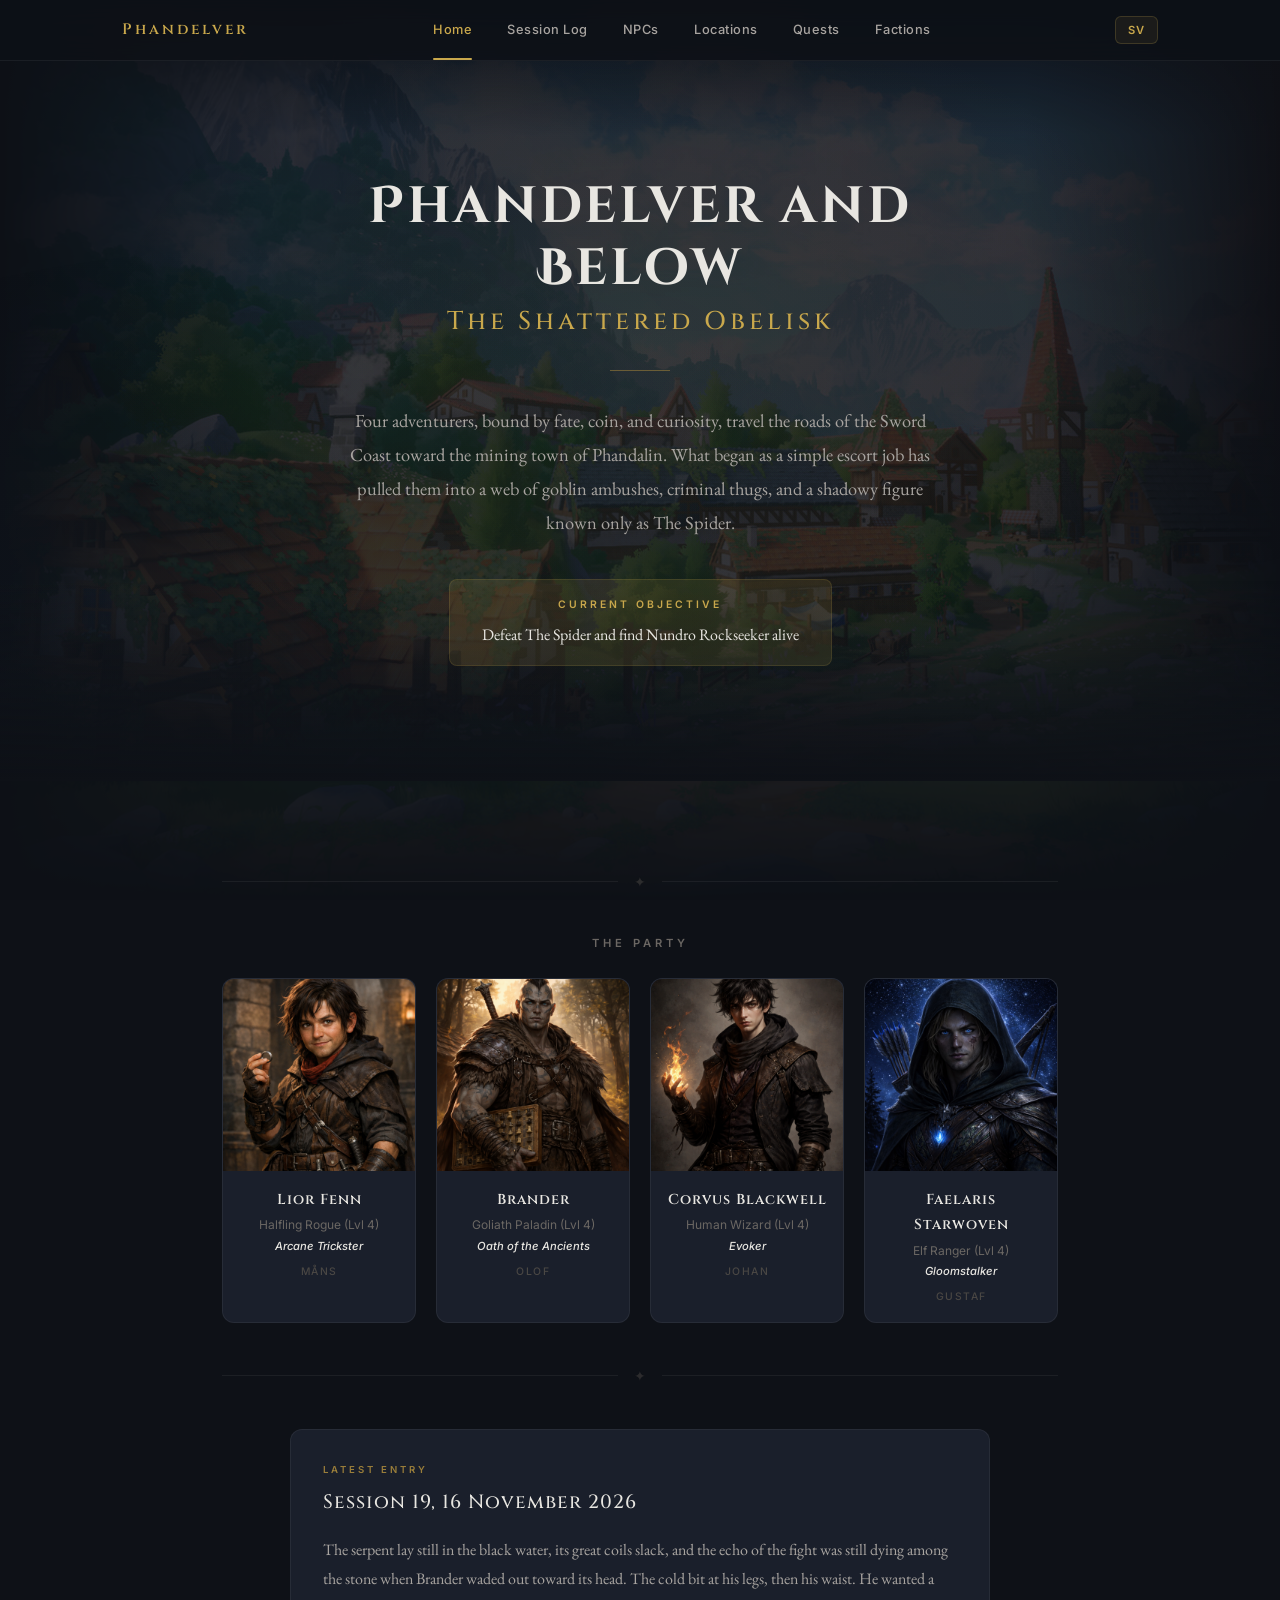
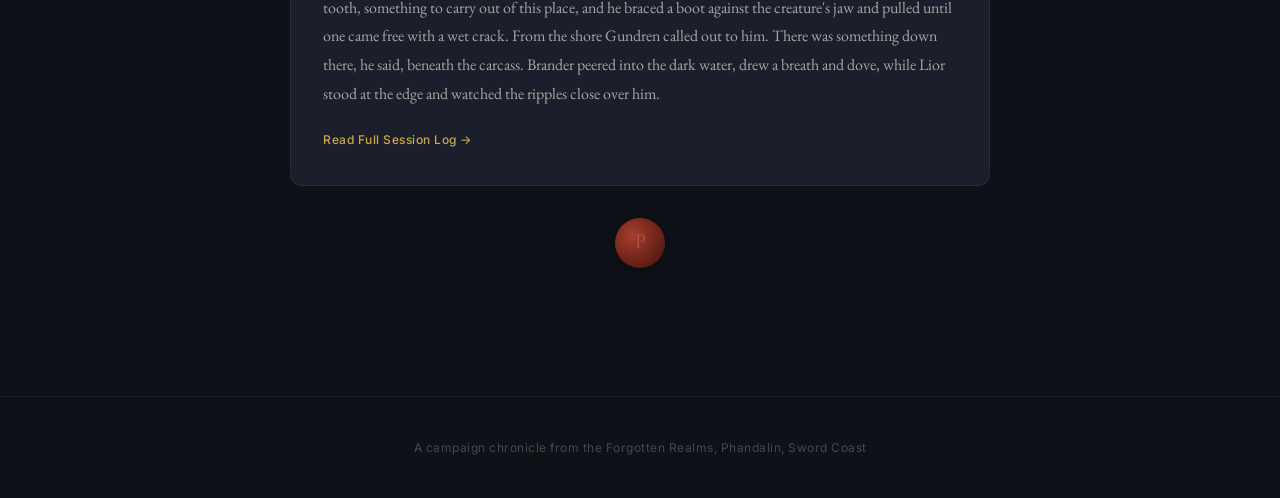
<file: site/index.html>
<!DOCTYPE html>
<html lang="en">
<head>
  <meta charset="UTF-8">
  <meta name="viewport" content="width=device-width, initial-scale=1.0">
  <title>Phandelver and Below: The Shattered Obelisk</title>
  <link rel="stylesheet" href="assets/css/styles.css">
  <link rel="icon" href="data:image/svg+xml,<svg xmlns='http://www.w3.org/2000/svg' viewBox='0 0 100 100'><text y='.9em' font-size='90'>⚔️</text></svg>">
</head>
<body>
  <div class="page-bg"></div>

  <nav class="main-nav">
    <div class="nav-container">
      <a href="index.html" class="nav-brand">Phandelver</a>
      <ul class="nav-links">
        <li><a href="index.html" data-i18n="nav.home">Home</a></li>
        <li><a href="sessions.html" data-i18n="nav.sessions">Session Log</a></li>
        <li><a href="npcs.html" data-i18n="nav.npcs">NPCs</a></li>
        <li><a href="locations.html" data-i18n="nav.locations">Locations</a></li>
        <li><a href="goals.html" data-i18n="nav.quests">Quests</a></li>
        <li><a href="factions.html" data-i18n="nav.factions">Factions</a></li>
      </ul>
      <div class="nav-right">
        <button class="lang-toggle" title="Byt till svenska">SV</button>
        <button class="nav-toggle" aria-label="Menu">☰</button>
      </div>
    </div>
  </nav>

  <section class="hero">
    <div class="hero-content">
      <h1 class="hero-title">
        Phandelver and Below
        <span>The Shattered Obelisk</span>
      </h1>
      <div class="hero-divider"></div>
      <p class="hero-intro" data-i18n="home.intro">
        Four adventurers, bound by fate, coin, and curiosity, travel the roads of the Sword Coast toward the mining town of Phandalin. What began as a simple escort job has pulled them into a web of goblin ambushes, criminal thugs, and a shadowy figure known only as The Spider.
      </p>
      <div class="hero-goal">
        <span class="hero-goal-label" data-i18n="home.objective">Current Objective</span>
        <span id="hero-goal-text" data-i18n="home.objective.text">Find Wave Echo Cave together with Gundren</span>
      </div>
    </div>
  </section>

  <main class="page-wrapper">
    <div class="content-area">

      <div class="divider"><span class="divider-icon">✦</span></div>
      <h2 class="section-title" data-i18n="home.party">The Party</h2>

      <div class="party-grid" id="party-grid"></div>

      <div class="divider"><span class="divider-icon">✦</span></div>

      <div class="latest-session-preview">
        <div class="latest-session-label" data-i18n="home.latest">Latest Entry</div>
        <div class="latest-session-title" id="latest-session-title"></div>
        <div class="latest-session-summary" id="latest-summary"></div>
        <a href="sessions.html" class="btn-link" data-i18n="home.readmore">Read Full Session Log</a>
      </div>

      <div class="wax-seal">P</div>

    </div>
  </main>

  <footer class="main-footer" data-i18n="home.footer">
    A campaign chronicle from the Forgotten Realms, Phandalin, Sword Coast
  </footer>

  <button class="scroll-top" aria-label="Scroll to top">↑</button>

  <script src="assets/js/data.js?v=13"></script>
  <script src="assets/js/i18n.js?v=13"></script>
  <script src="assets/js/app.js?v=13"></script>
  <script>
    campaignReady.then(() => {
      const partyGrid = document.getElementById('party-grid');
      CAMPAIGN.party.forEach(pc => {
        const card = document.createElement('div');
        card.className = 'party-card fade-in';
        card.innerHTML = `
          <div class="party-portrait">
            <img src="${pc.image}" alt="${pc.name}">
          </div>
          <div class="party-card-info">
            <div class="card-name">${pc.name}</div>
            <div class="card-detail">${pc.race} ${pc.class} (Lvl ${pc.level})</div>
            ${pc.subclass ? `<div class="card-subclass">${pc.subclass}</div>` : ''}
            <div class="card-player">${pc.player}</div>
          </div>`;
        partyGrid.appendChild(card);
      });

      function renderLatestSummary() {
        const latest = CAMPAIGN.sessions[CAMPAIGN.sessions.length - 1];
        document.getElementById('latest-session-title').textContent =
          `${latest.title}, ${latest.date}`;
        const st = getSessionText(latest.id);
        const recapText = (st && st.recap) || latest.what;
        const firstParagraph = recapText.split(/\n+/)[0];
        document.getElementById('latest-summary').innerHTML =
          `<p>${firstParagraph}</p>`;
      }
      renderLatestSummary();
      window.addEventListener('langchange', renderLatestSummary);
    });
  </script>
</body>
</html>
</file>
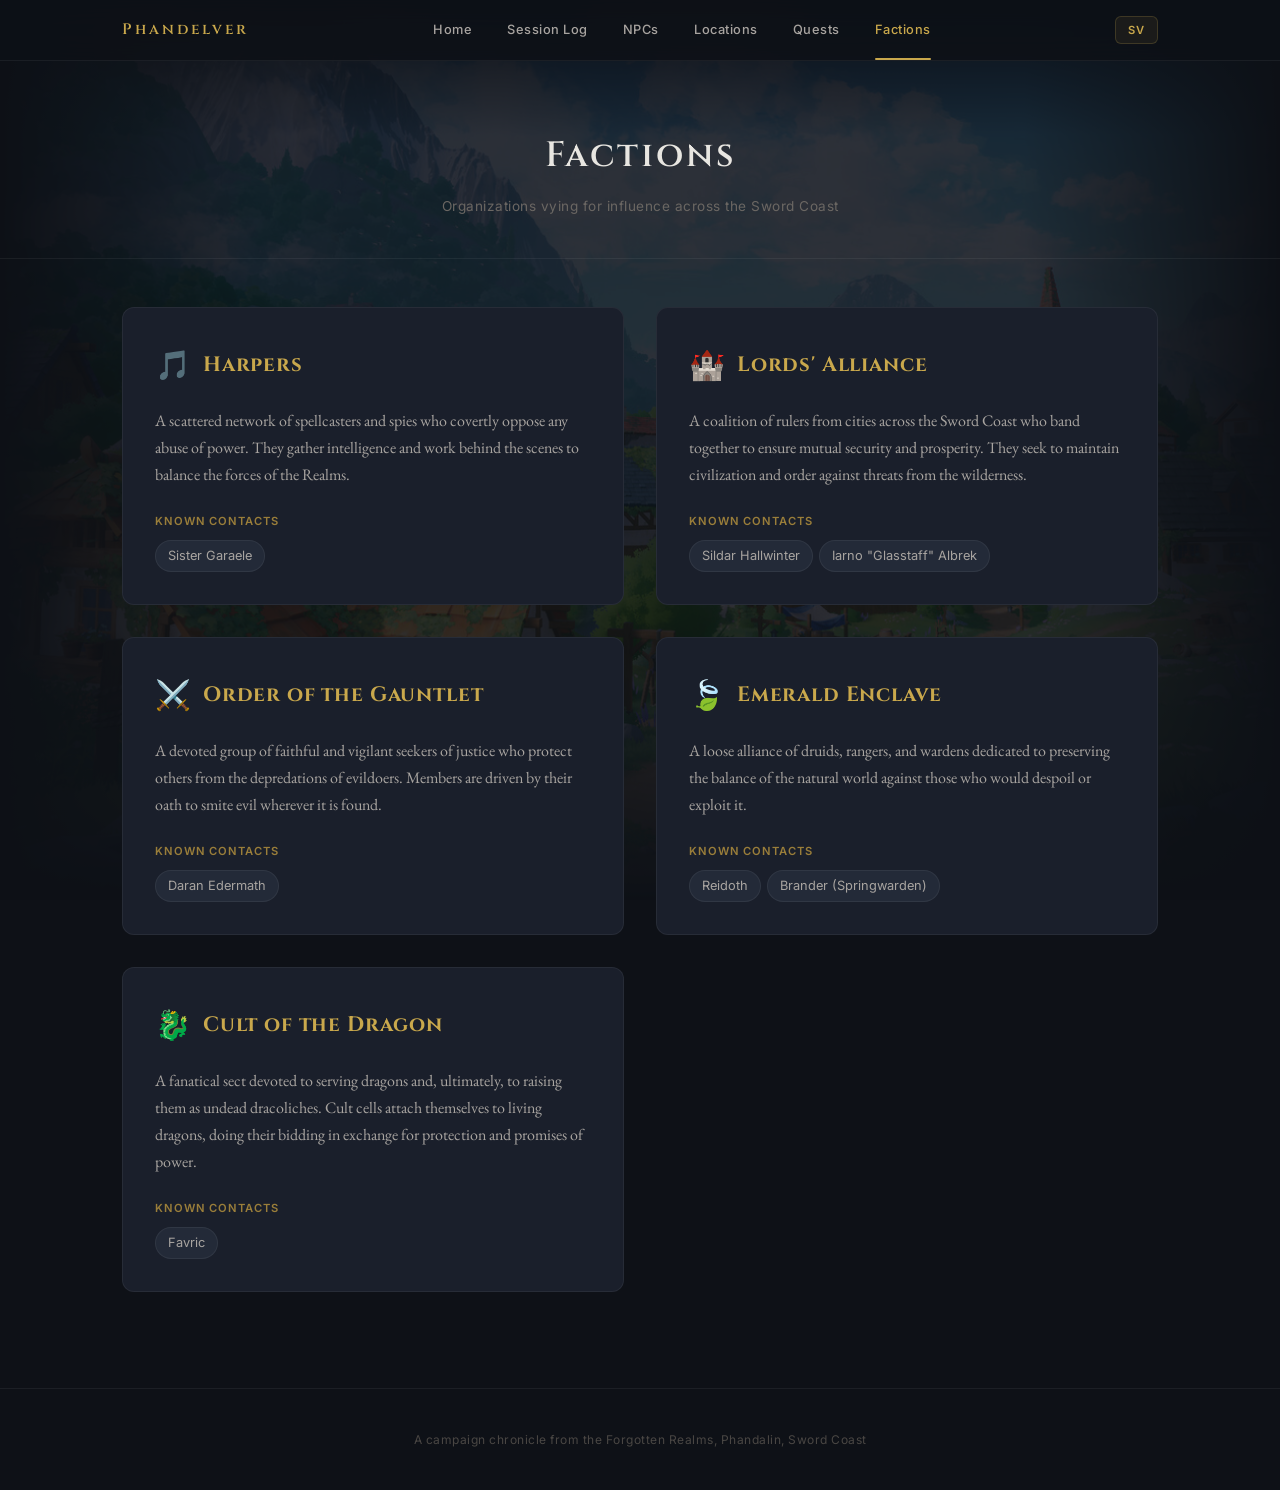
<file: site/factions.html>
<!DOCTYPE html>
<html lang="en">
<head>
  <meta charset="UTF-8">
  <meta name="viewport" content="width=device-width, initial-scale=1.0">
  <title>Factions: Phandelver and Below</title>
  <link rel="stylesheet" href="assets/css/styles.css">
  <link rel="icon" href="data:image/svg+xml,<svg xmlns='http://www.w3.org/2000/svg' viewBox='0 0 100 100'><text y='.9em' font-size='90'>🏛️</text></svg>">
</head>
<body>
  <div class="page-bg"></div>

  <nav class="main-nav">
    <div class="nav-container">
      <a href="index.html" class="nav-brand">Phandelver</a>
      <ul class="nav-links">
        <li><a href="index.html" data-i18n="nav.home">Home</a></li>
        <li><a href="sessions.html" data-i18n="nav.sessions">Session Log</a></li>
        <li><a href="npcs.html" data-i18n="nav.npcs">NPCs</a></li>
        <li><a href="locations.html" data-i18n="nav.locations">Locations</a></li>
        <li><a href="goals.html" data-i18n="nav.quests">Quests</a></li>
        <li><a href="factions.html" data-i18n="nav.factions">Factions</a></li>
      </ul>
      <div class="nav-right">
        <button class="lang-toggle" title="Byt till svenska">SV</button>
        <button class="nav-toggle" aria-label="Menu">☰</button>
      </div>
    </div>
  </nav>

  <main class="page-wrapper">
    <div class="page-header">
      <h1 class="page-title" data-i18n="factions.title">Factions</h1>
      <p class="page-subtitle" data-i18n="factions.subtitle">Organizations vying for influence across the Sword Coast</p>
    </div>

    <div class="content-area wide">
      <div class="faction-grid" id="faction-grid"></div>
    </div>
  </main>

  <footer class="main-footer" data-i18n="home.footer">A campaign chronicle from the Forgotten Realms, Phandalin, Sword Coast</footer>
  <button class="scroll-top" aria-label="Scroll to top">↑</button>

  <script src="assets/js/data.js?v=13"></script>
  <script src="assets/js/i18n.js?v=13"></script>
  <script src="assets/js/app.js?v=13"></script>
  <script>
    function renderFactions() {
      const grid = document.getElementById('faction-grid');
      grid.innerHTML = '';
      const lang = getLang();
      const contactsLabel = t('factions.contacts');

      CAMPAIGN.factions.forEach(f => {
        const desc = lang === 'sv' ? f.descriptionSv : f.description;
        const card = document.createElement('div');
        card.className = 'faction-card fade-in';
        card.innerHTML = `
          <div class="faction-header">
            <span class="faction-icon">${f.icon}</span>
            <h2 class="faction-name">${f.name}</h2>
          </div>
          <p class="faction-description">${desc}</p>
          ${f.contacts.length ? `
          <div class="faction-section">
            <div class="faction-label">${contactsLabel}</div>
            <div class="faction-tags">
              ${f.contacts.map(c => `<span class="faction-contact-tag">${c}</span>`).join('')}
            </div>
          </div>` : ''}`;
        grid.appendChild(card);
      });
    }

    campaignReady.then(() => {
      renderFactions();
      window.addEventListener('langchange', renderFactions);
    });
  </script>
</body>
</html>
</file>
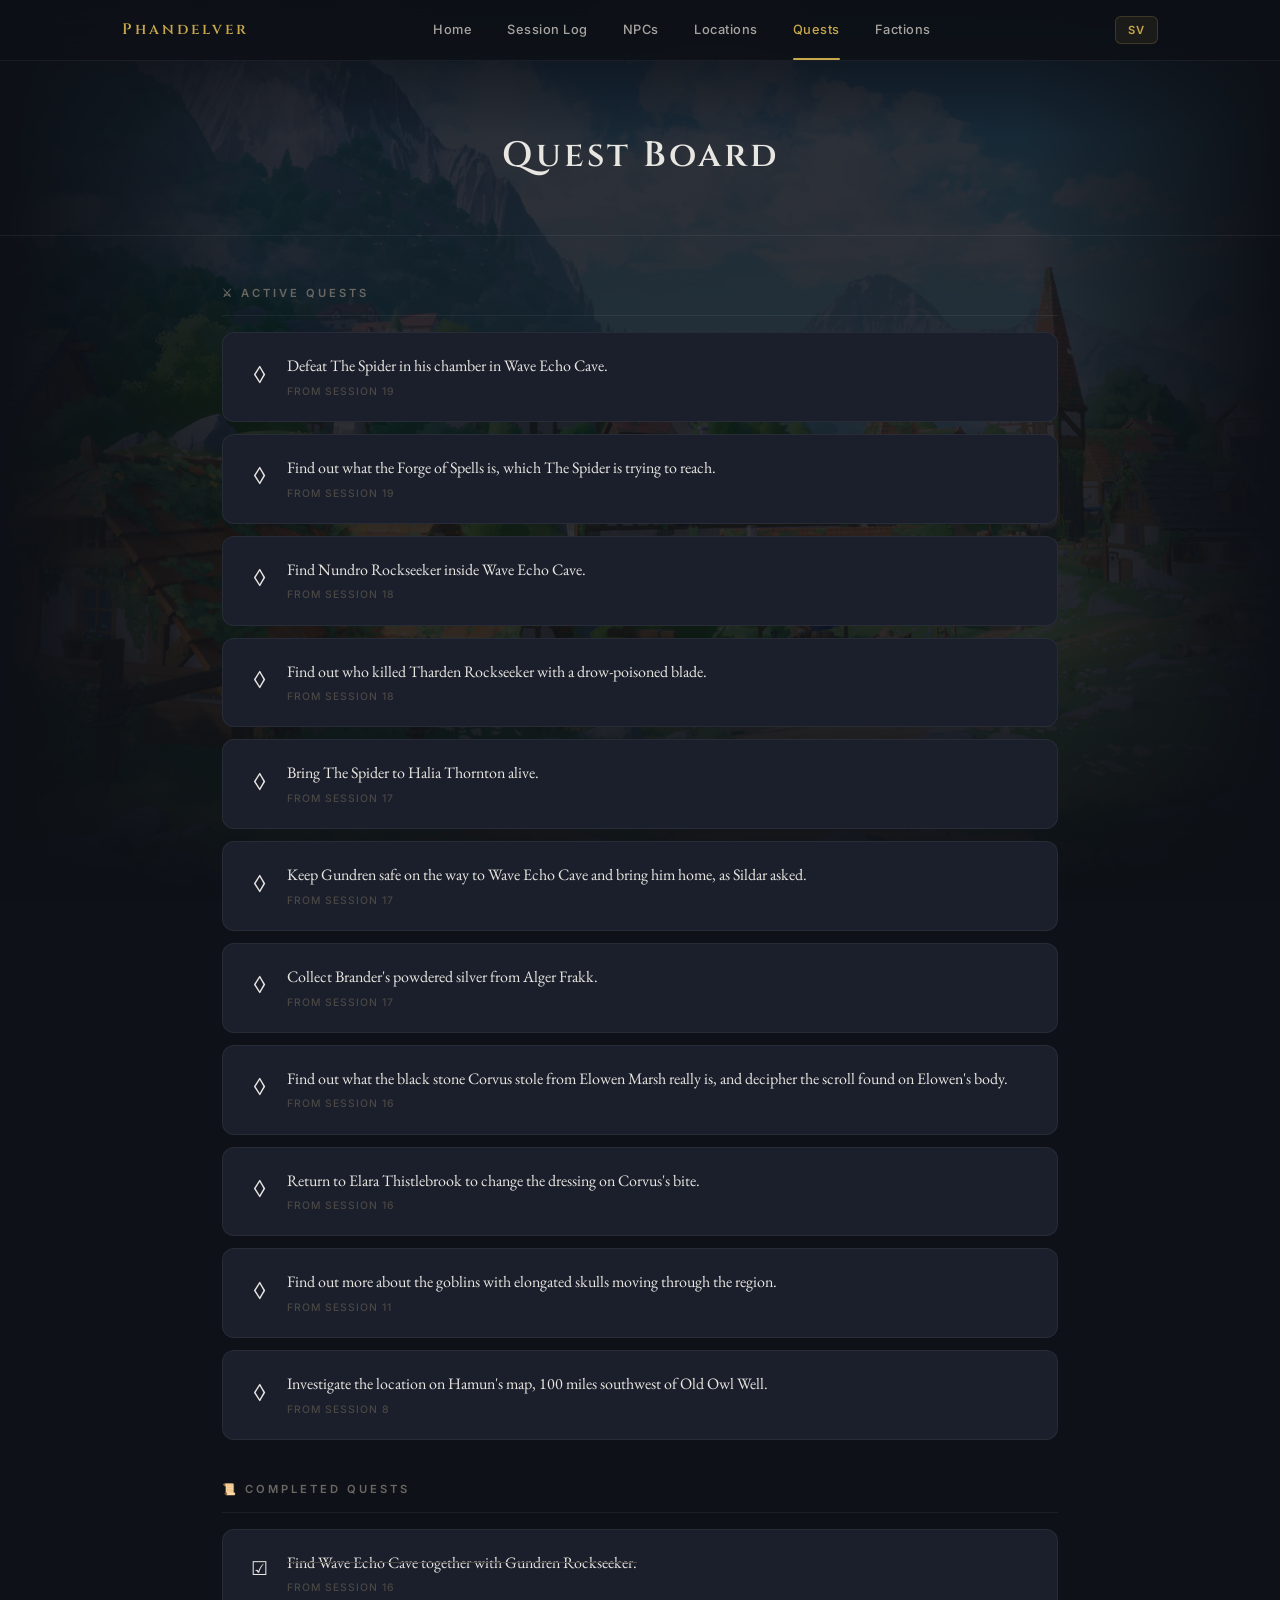
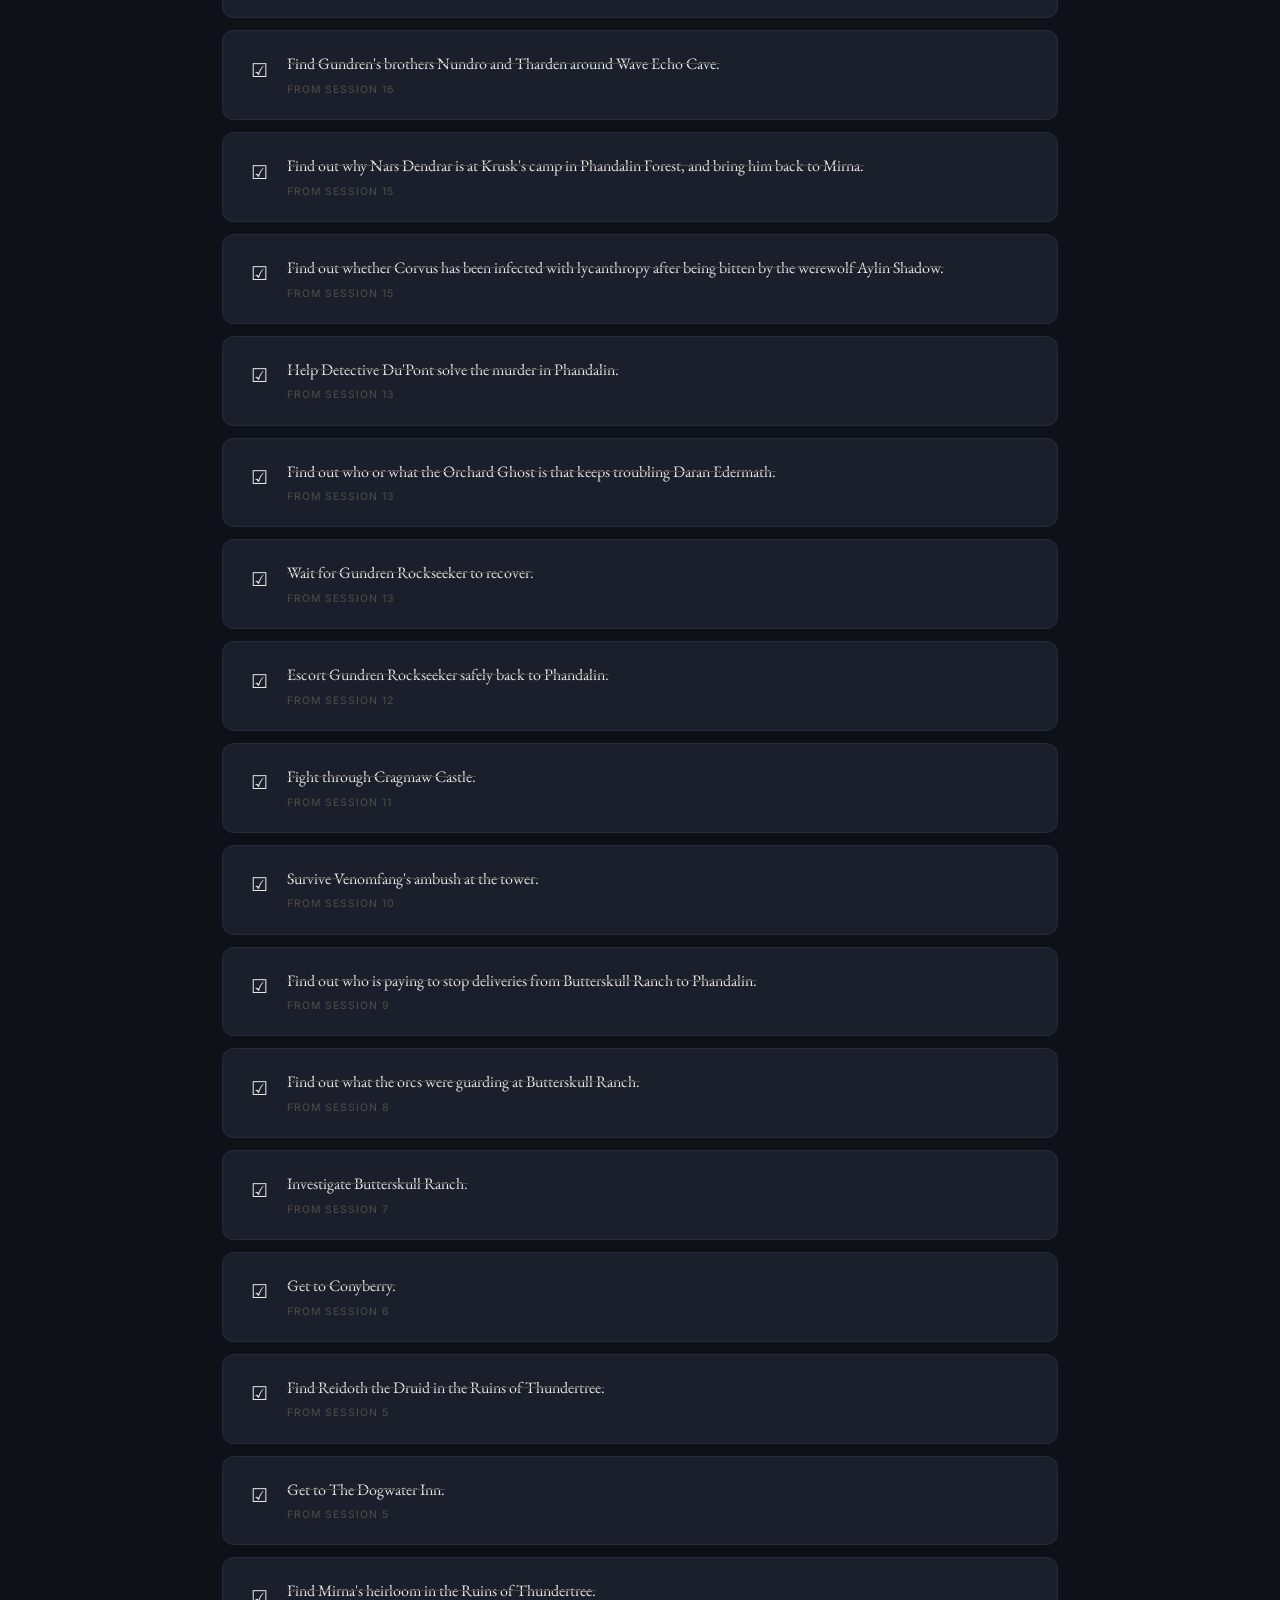
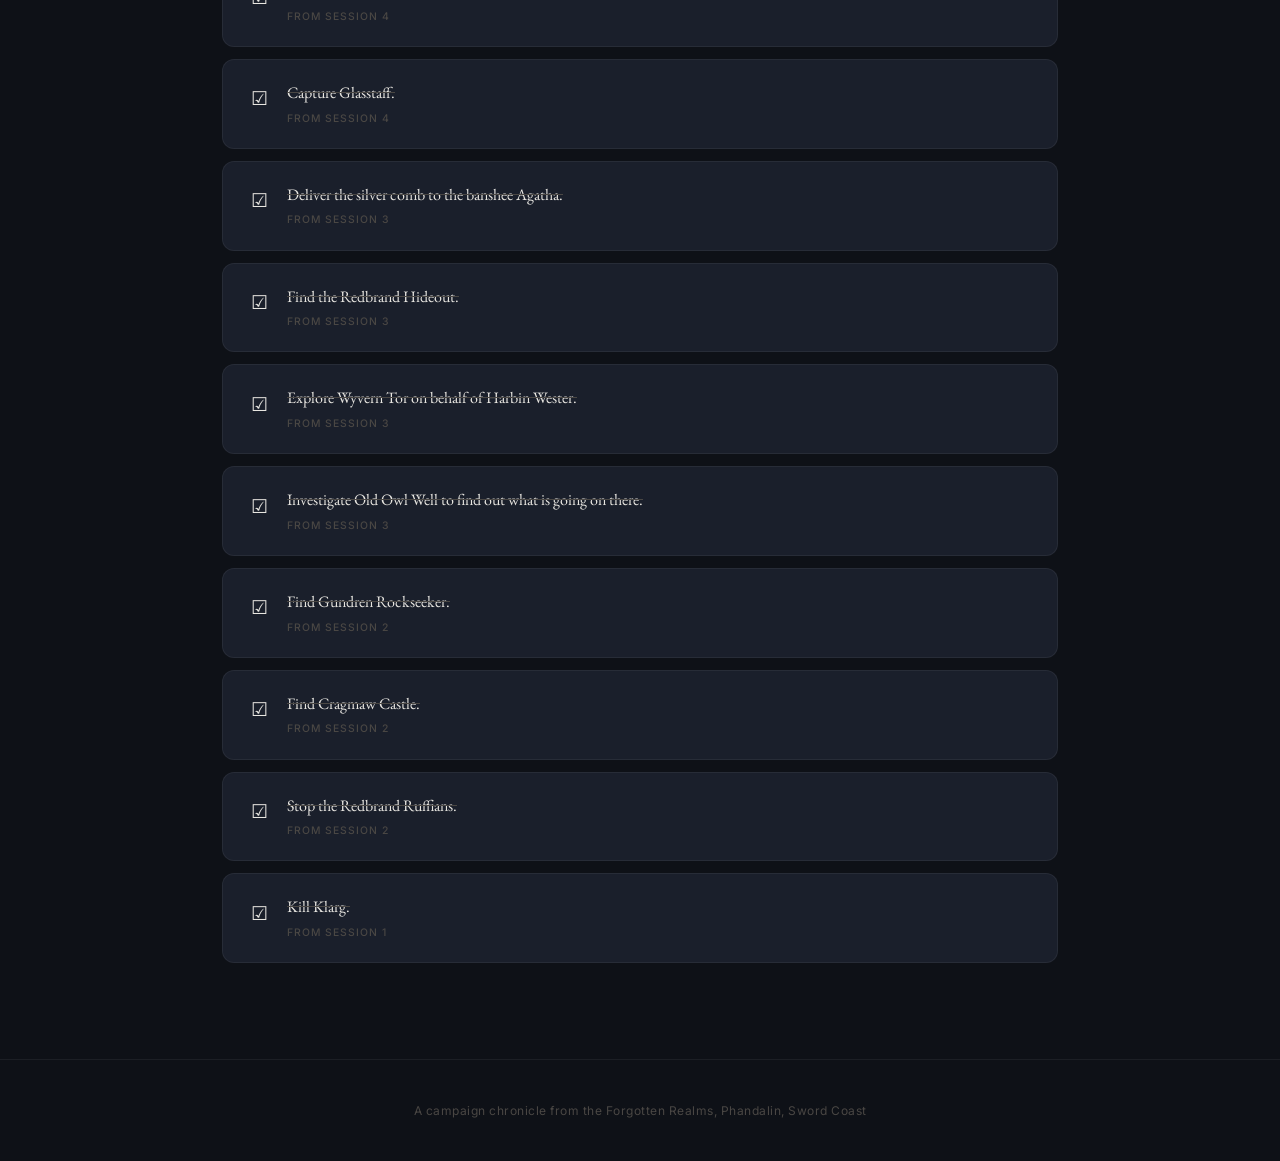
<file: site/goals.html>
<!DOCTYPE html>
<html lang="en">
<head>
  <meta charset="UTF-8">
  <meta name="viewport" content="width=device-width, initial-scale=1.0">
  <title>Quests: Phandelver and Below</title>
  <link rel="stylesheet" href="assets/css/styles.css">
  <link rel="icon" href="data:image/svg+xml,<svg xmlns='http://www.w3.org/2000/svg' viewBox='0 0 100 100'><text y='.9em' font-size='90'>🎯</text></svg>">
</head>
<body>
  <div class="page-bg"></div>

  <nav class="main-nav">
    <div class="nav-container">
      <a href="index.html" class="nav-brand">Phandelver</a>
      <ul class="nav-links">
        <li><a href="index.html" data-i18n="nav.home">Home</a></li>
        <li><a href="sessions.html" data-i18n="nav.sessions">Session Log</a></li>
        <li><a href="npcs.html" data-i18n="nav.npcs">NPCs</a></li>
        <li><a href="locations.html" data-i18n="nav.locations">Locations</a></li>
        <li><a href="goals.html" data-i18n="nav.quests">Quests</a></li>
        <li><a href="factions.html" data-i18n="nav.factions">Factions</a></li>
      </ul>
      <div class="nav-right">
        <button class="lang-toggle" title="Byt till svenska">SV</button>
        <button class="nav-toggle" aria-label="Menu">☰</button>
      </div>
    </div>
  </nav>

  <main class="page-wrapper">
    <div class="page-header">
      <h1 class="page-title" data-i18n="goals.title">Quest Board</h1>
    </div>

    <div class="content-area">
      <div class="goals-board" id="goals-board"></div>
    </div>
  </main>

  <footer class="main-footer" data-i18n="home.footer">A campaign chronicle from the Forgotten Realms, Phandalin, Sword Coast</footer>
  <button class="scroll-top" aria-label="Scroll to top">↑</button>

  <script src="assets/js/data.js?v=13"></script>
  <script src="assets/js/i18n.js?v=13"></script>
  <script src="assets/js/app.js?v=13"></script>
  <script>
    function renderGoals() {
      const board = document.getElementById('goals-board');
      const active = CAMPAIGN.goals.filter(g => g.status === 'active').sort((a, b) => b.session - a.session);
      const completed = CAMPAIGN.goals.filter(g => g.status === 'completed').sort((a, b) => b.session - a.session);
      const fromLabel = t('goals.from');

      function renderSection(titleKey, icon, goals, isCompleted) {
        let html = `<div><div class="goals-section-title">${icon} ${t(titleKey)}</div><div class="quest-list">`;
        goals.forEach(g => {
          const cls = isCompleted ? ' completed' : '';
          const qi = isCompleted ? '☑' : '◇';
          const text = getGoalText(g.id) || g.text;
          html += `<div class="quest-card${cls} fade-in"><div class="quest-icon">${qi}</div><div class="quest-content"><div class="quest-text">${text}</div><div class="quest-meta">${fromLabel} ${g.session}</div></div></div>`;
        });
        return html + `</div></div>`;
      }

      board.innerHTML =
        renderSection('goals.active', '⚔', active, false) +
        renderSection('goals.completed', '📜', completed, true);
    }

    campaignReady.then(() => {
      renderGoals();
      window.addEventListener('langchange', renderGoals);
    });
  </script>
</body>
</html>
</file>
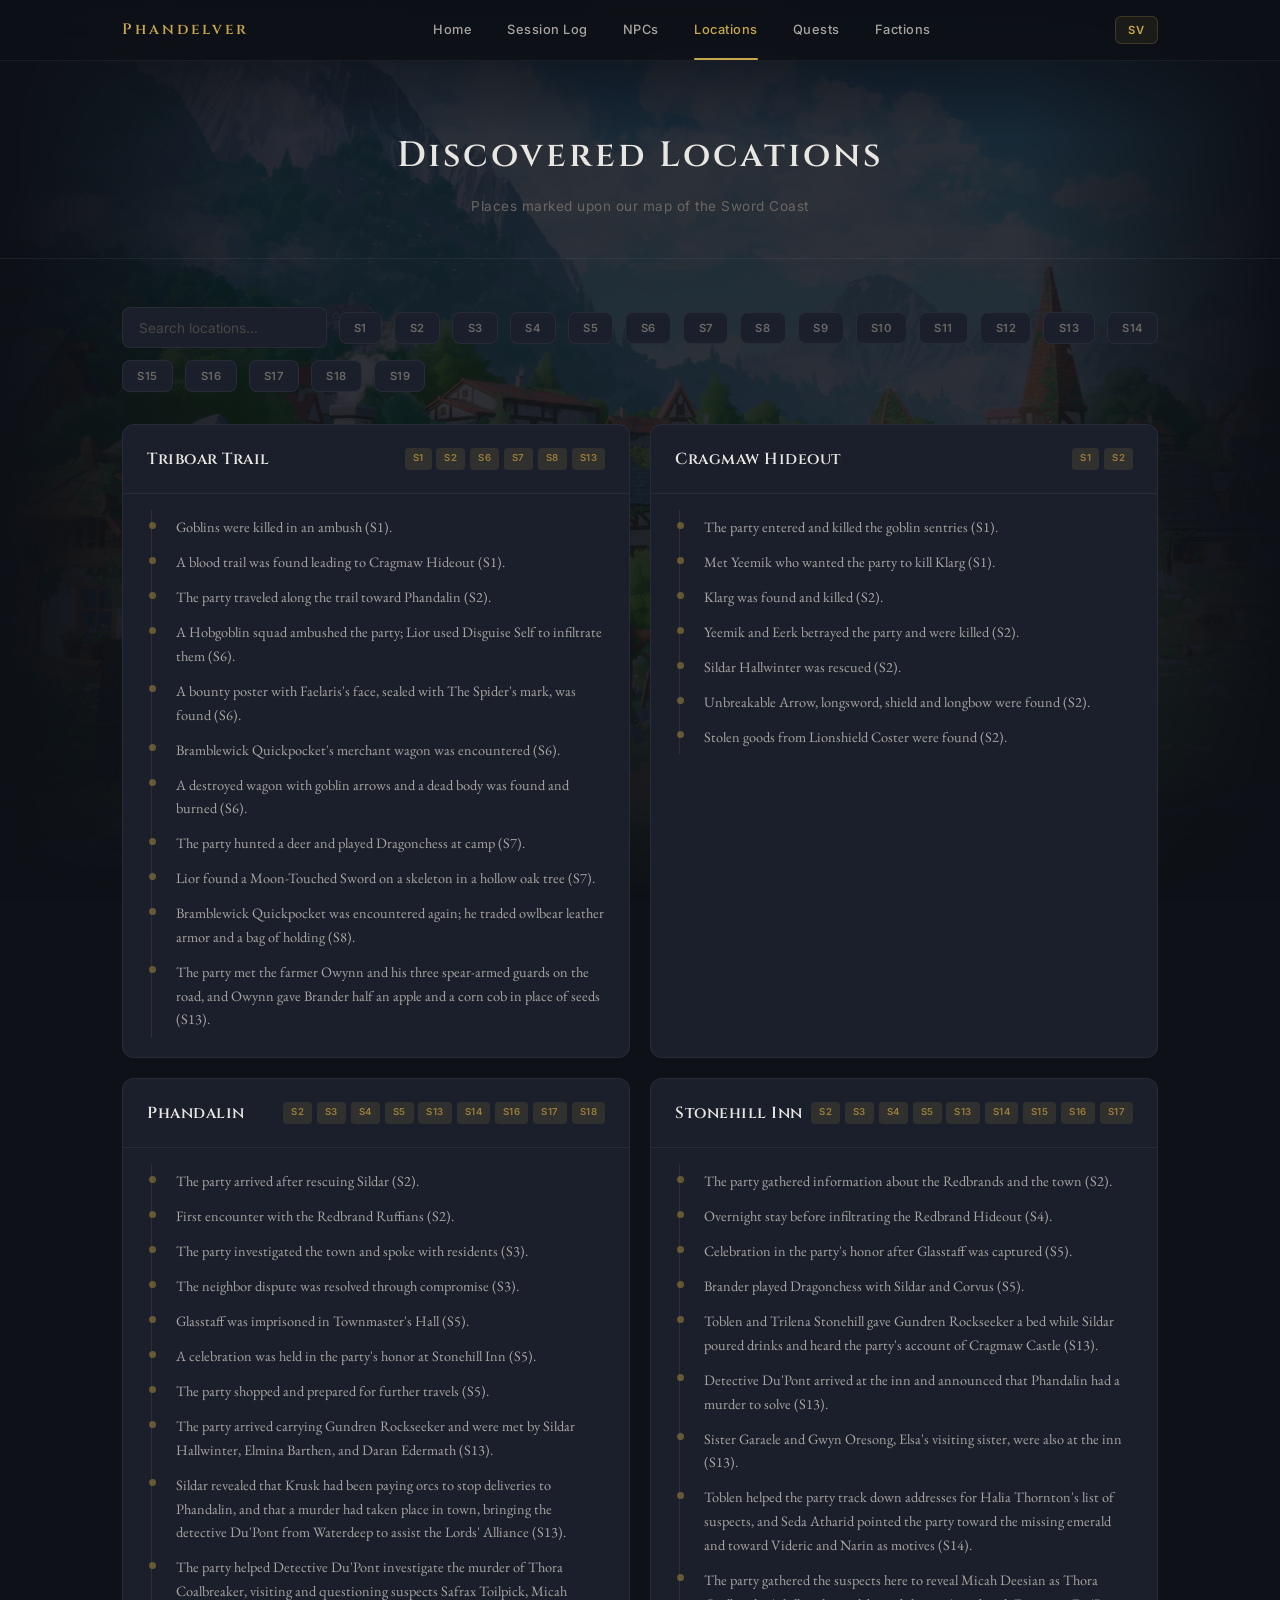
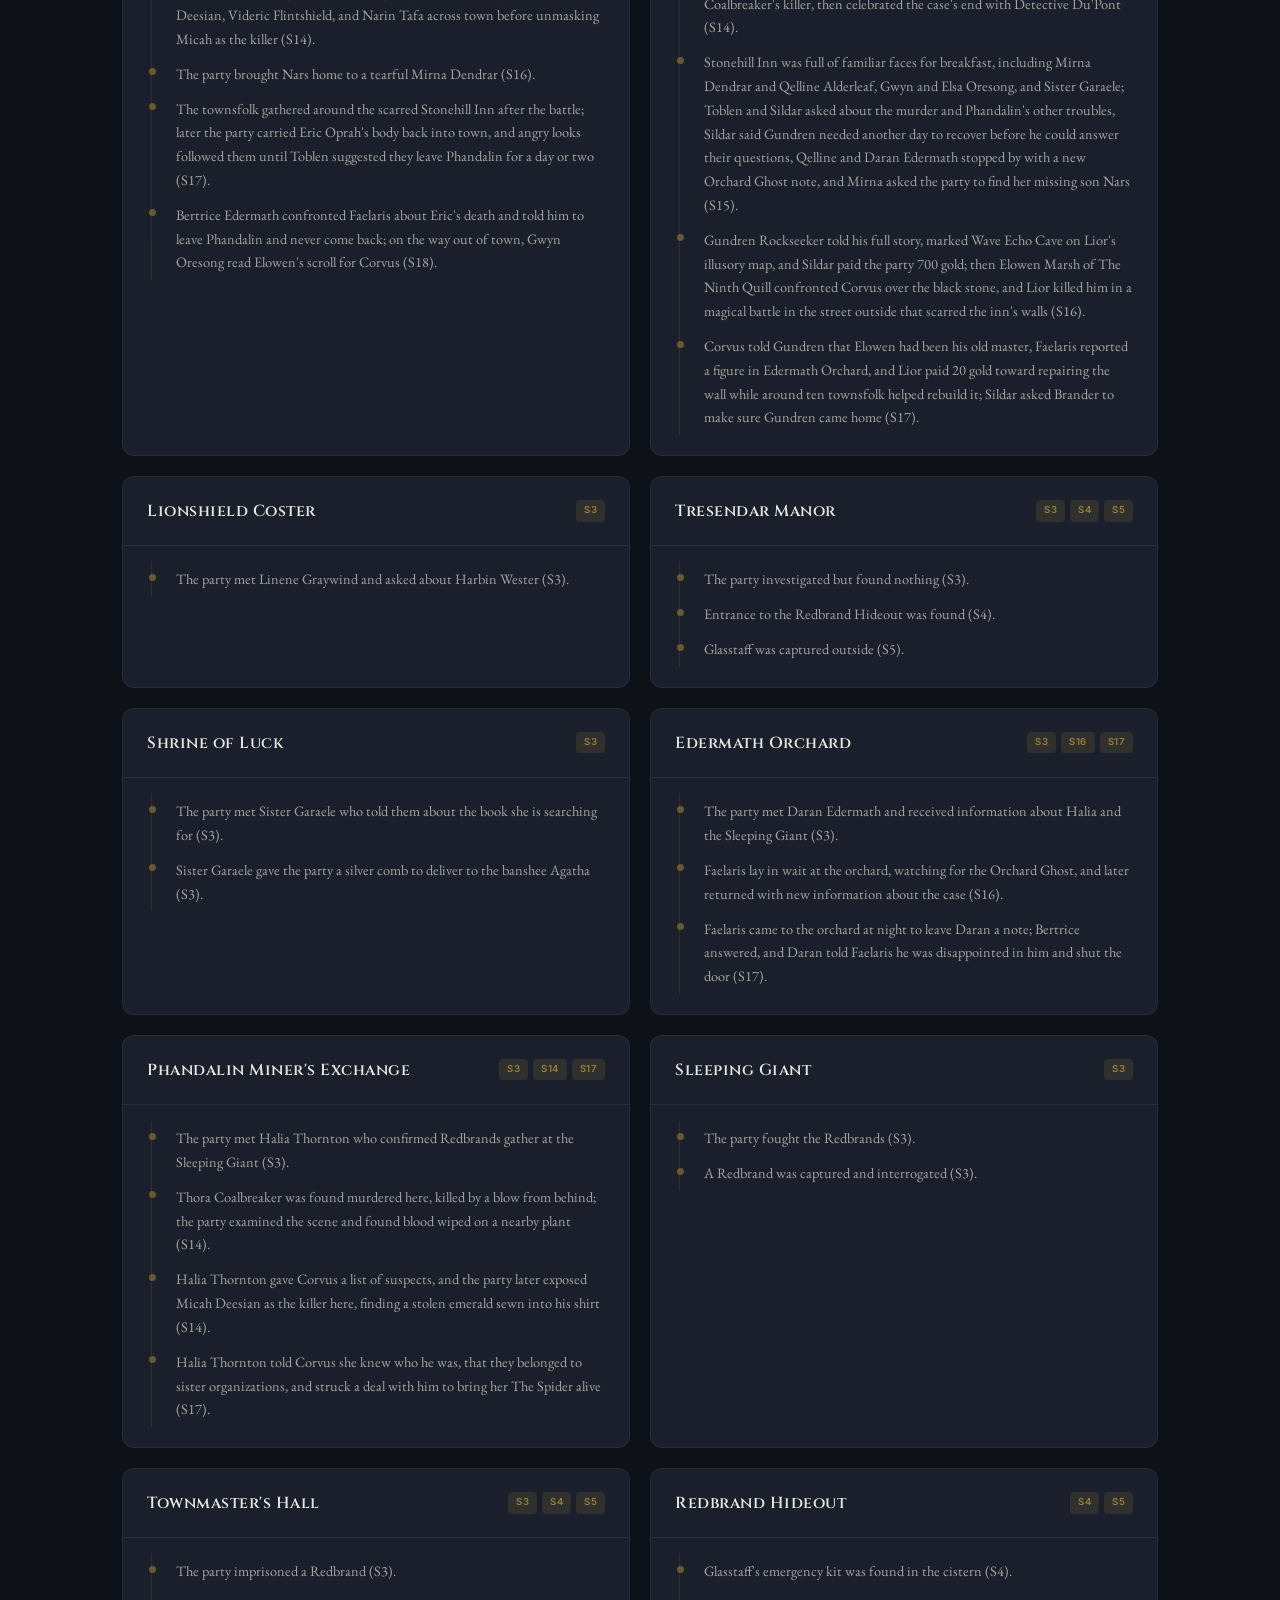
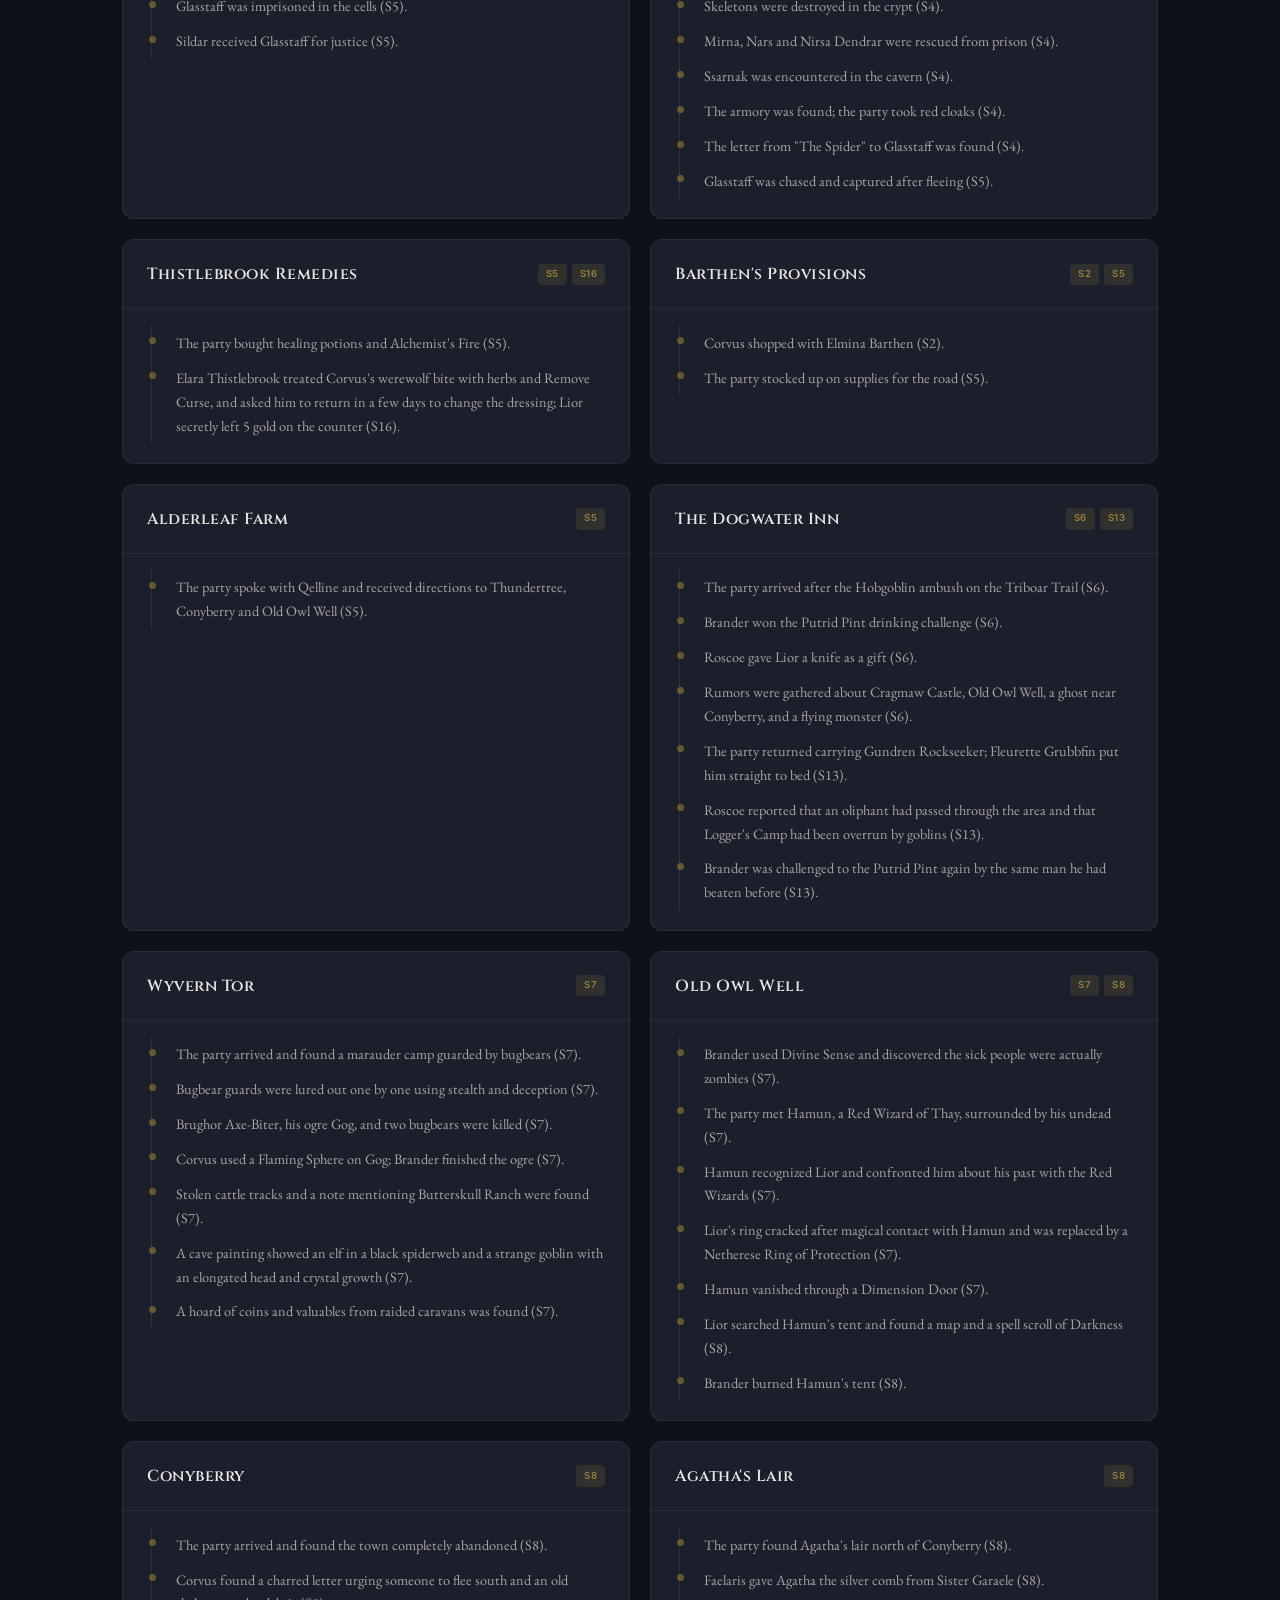
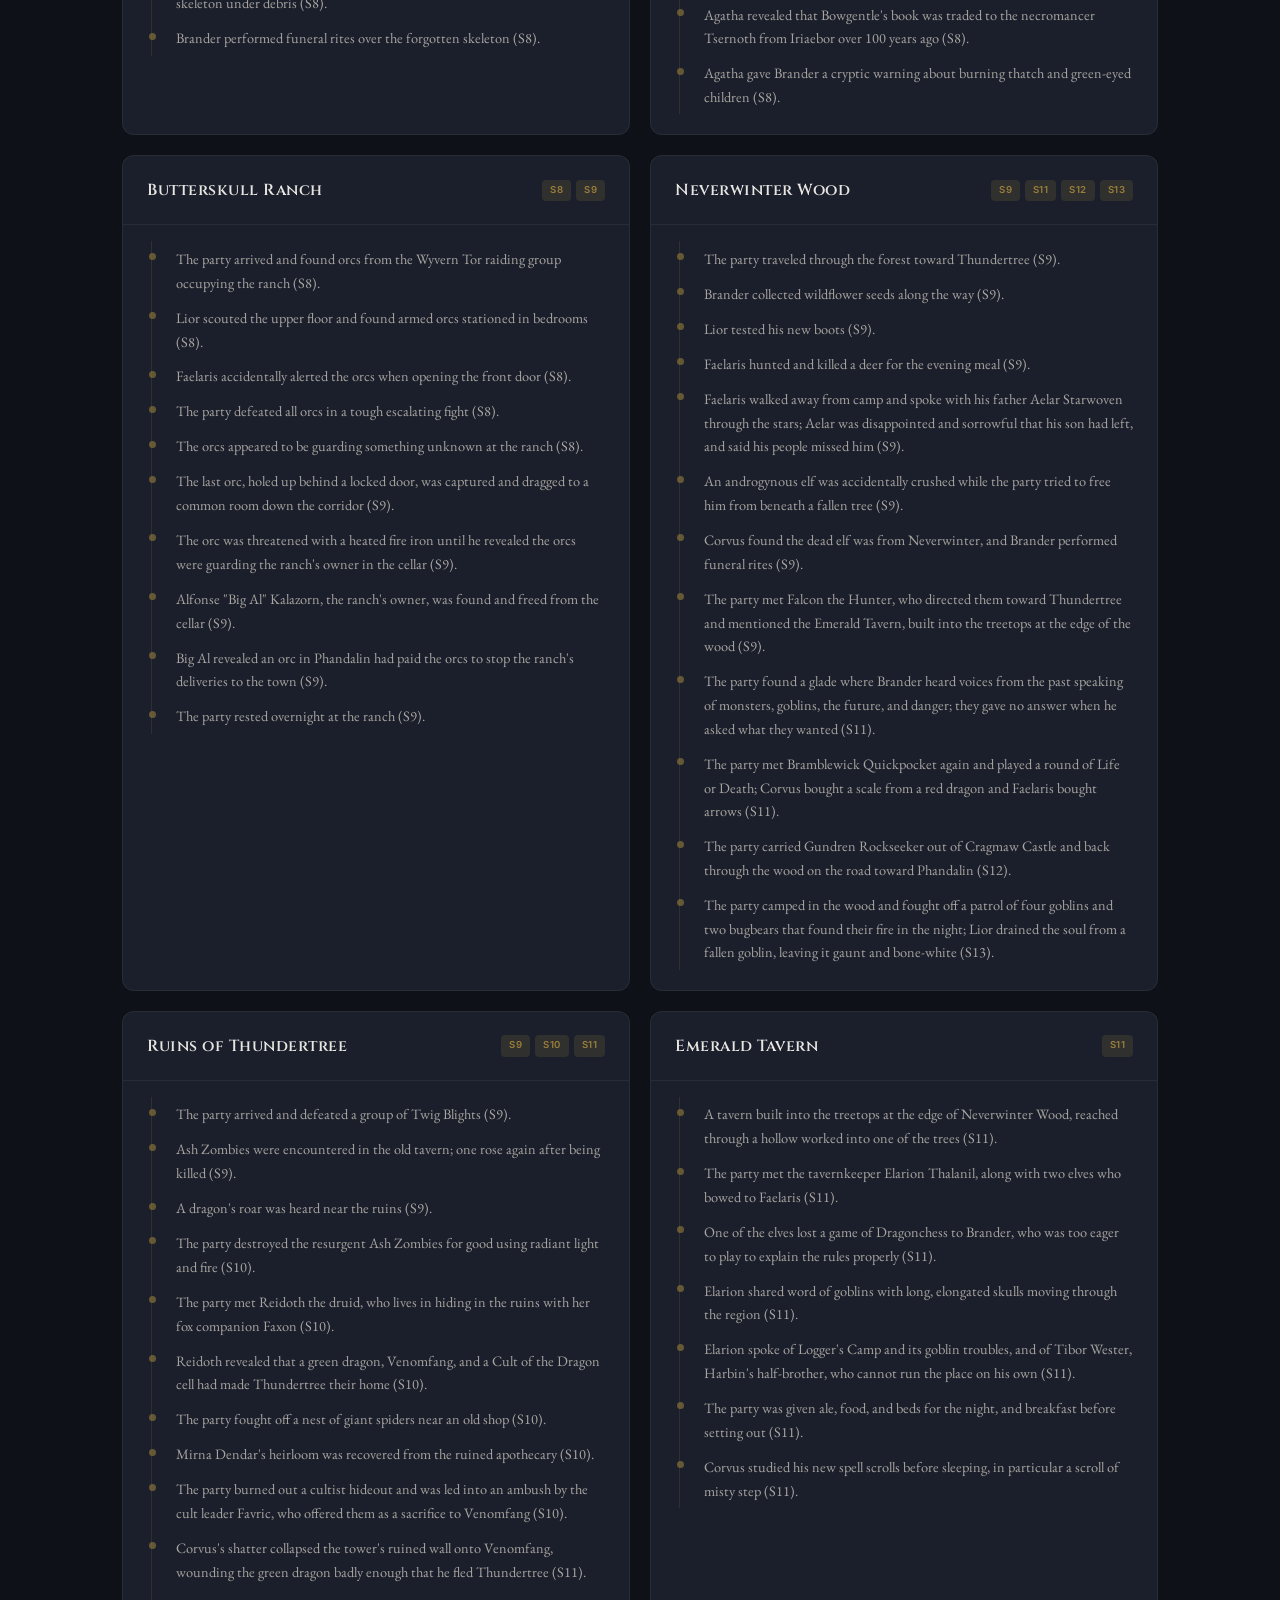
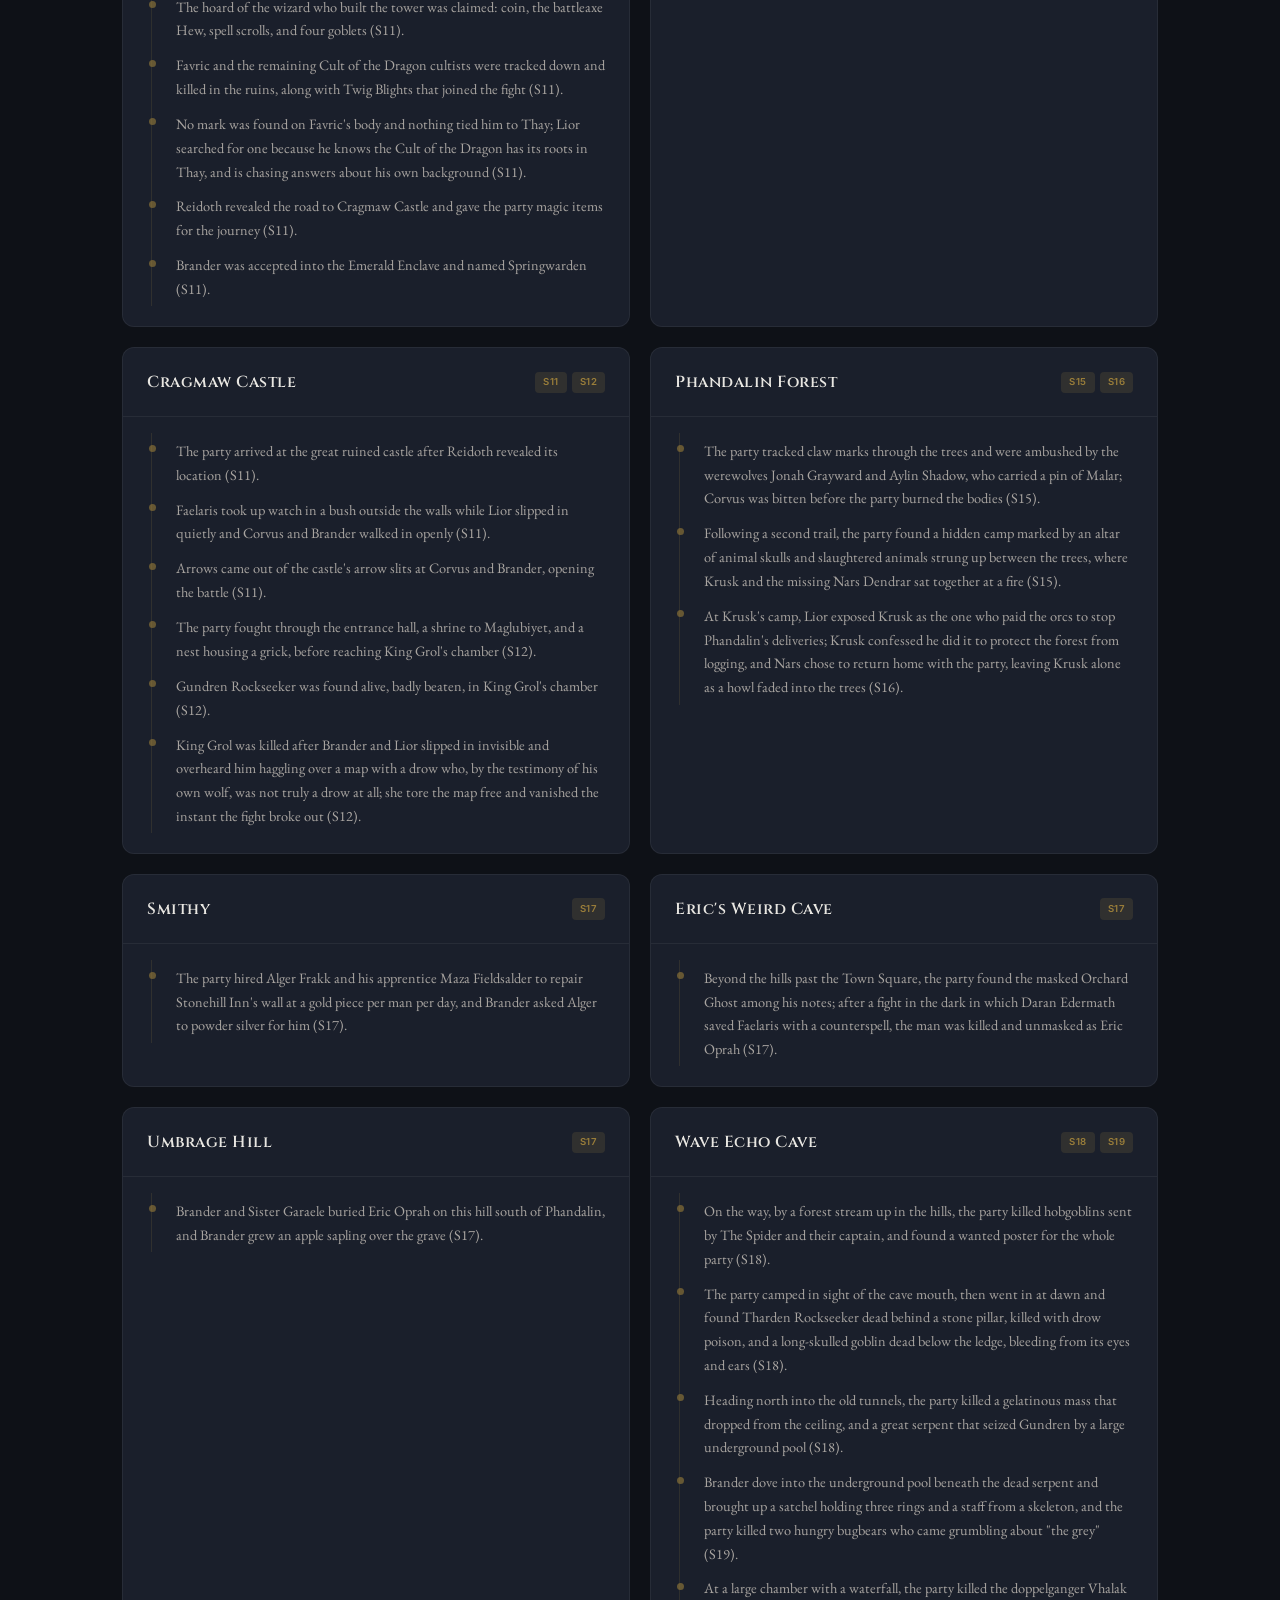
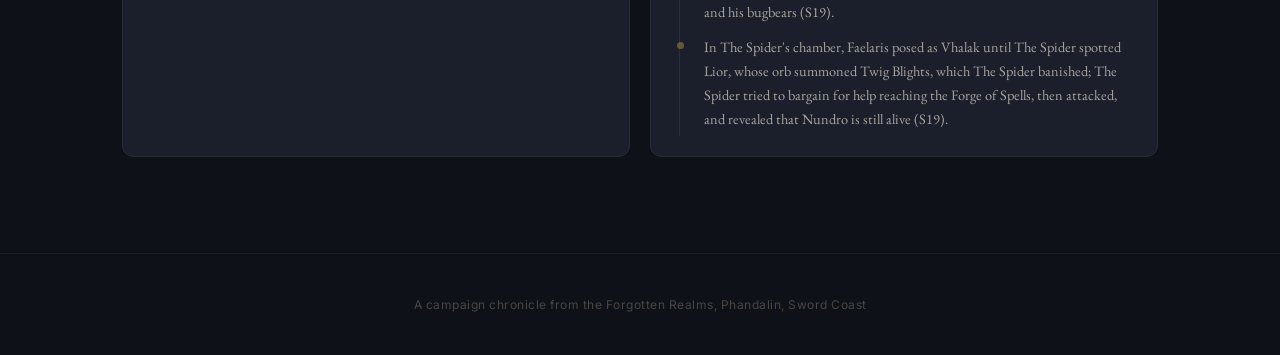
<file: site/locations.html>
<!DOCTYPE html>
<html lang="en">
<head>
  <meta charset="UTF-8">
  <meta name="viewport" content="width=device-width, initial-scale=1.0">
  <title>Locations: Phandelver and Below</title>
  <link rel="stylesheet" href="assets/css/styles.css">
  <link rel="icon" href="data:image/svg+xml,<svg xmlns='http://www.w3.org/2000/svg' viewBox='0 0 100 100'><text y='.9em' font-size='90'>🗺️</text></svg>">
</head>
<body>
  <div class="page-bg"></div>

  <nav class="main-nav">
    <div class="nav-container">
      <a href="index.html" class="nav-brand">Phandelver</a>
      <ul class="nav-links">
        <li><a href="index.html" data-i18n="nav.home">Home</a></li>
        <li><a href="sessions.html" data-i18n="nav.sessions">Session Log</a></li>
        <li><a href="npcs.html" data-i18n="nav.npcs">NPCs</a></li>
        <li><a href="locations.html" data-i18n="nav.locations">Locations</a></li>
        <li><a href="goals.html" data-i18n="nav.quests">Quests</a></li>
        <li><a href="factions.html" data-i18n="nav.factions">Factions</a></li>
      </ul>
      <div class="nav-right">
        <button class="lang-toggle" title="Byt till svenska">SV</button>
        <button class="nav-toggle" aria-label="Menu">☰</button>
      </div>
    </div>
  </nav>

  <main class="page-wrapper">
    <div class="page-header">
      <h1 class="page-title" data-i18n="loc.title">Discovered Locations</h1>
      <p class="page-subtitle" data-i18n="loc.subtitle">Places marked upon our map of the Sword Coast</p>
    </div>

    <div class="content-area wide">
      <div class="search-bar">
        <input type="text" id="location-search" class="search-input" data-i18n-placeholder="loc.search" placeholder="Search locations...">
        <button class="filter-btn" data-filter-loc-session="1">S1</button>
        <button class="filter-btn" data-filter-loc-session="2">S2</button>
        <button class="filter-btn" data-filter-loc-session="3">S3</button>
        <button class="filter-btn" data-filter-loc-session="4">S4</button>
        <button class="filter-btn" data-filter-loc-session="5">S5</button>
        <button class="filter-btn" data-filter-loc-session="6">S6</button>
        <button class="filter-btn" data-filter-loc-session="7">S7</button>
        <button class="filter-btn" data-filter-loc-session="8">S8</button>
        <button class="filter-btn" data-filter-loc-session="9">S9</button>
        <button class="filter-btn" data-filter-loc-session="10">S10</button>
        <button class="filter-btn" data-filter-loc-session="11">S11</button>
        <button class="filter-btn" data-filter-loc-session="12">S12</button>
        <button class="filter-btn" data-filter-loc-session="13">S13</button>
        <button class="filter-btn" data-filter-loc-session="14">S14</button>
        <button class="filter-btn" data-filter-loc-session="15">S15</button>
        <button class="filter-btn" data-filter-loc-session="16">S16</button>
        <button class="filter-btn" data-filter-loc-session="17">S17</button>
        <button class="filter-btn" data-filter-loc-session="18">S18</button>
        <button class="filter-btn" data-filter-loc-session="19">S19</button>
      </div>
      <div class="location-grid" id="location-grid"></div>
    </div>
  </main>

  <footer class="main-footer" data-i18n="home.footer">A campaign chronicle from the Forgotten Realms, Phandalin, Sword Coast</footer>
  <button class="scroll-top" aria-label="Scroll to top">↑</button>

  <script src="assets/js/data.js?v=13"></script>
  <script src="assets/js/i18n.js?v=13"></script>
  <script src="assets/js/app.js?v=13"></script>
  <script>
    function renderLocations() {
      const grid = document.getElementById('location-grid');
      grid.innerHTML = '';
      CAMPAIGN.locations.forEach(loc => {
        const events = getLocationEvents(loc.name) || loc.events;
        const card = document.createElement('div');
        card.className = 'location-card fade-in';
        card.dataset.sessions = loc.sessions.join(',');
        card.innerHTML = `
          <div class="location-card-header">
            <div class="location-name">${loc.name}</div>
            <div class="location-sessions">
              ${loc.sessions.map(s => `<span class="location-session-tag">S${s}</span>`).join('')}
            </div>
          </div>
          <ul class="location-events">
            ${events.map(e => `<li>${e}</li>`).join('')}
          </ul>`;
        grid.appendChild(card);
      });
    }
    campaignReady.then(() => {
      renderLocations();
      window.addEventListener('langchange', renderLocations);
    });
  </script>
</body>
</html>
</file>
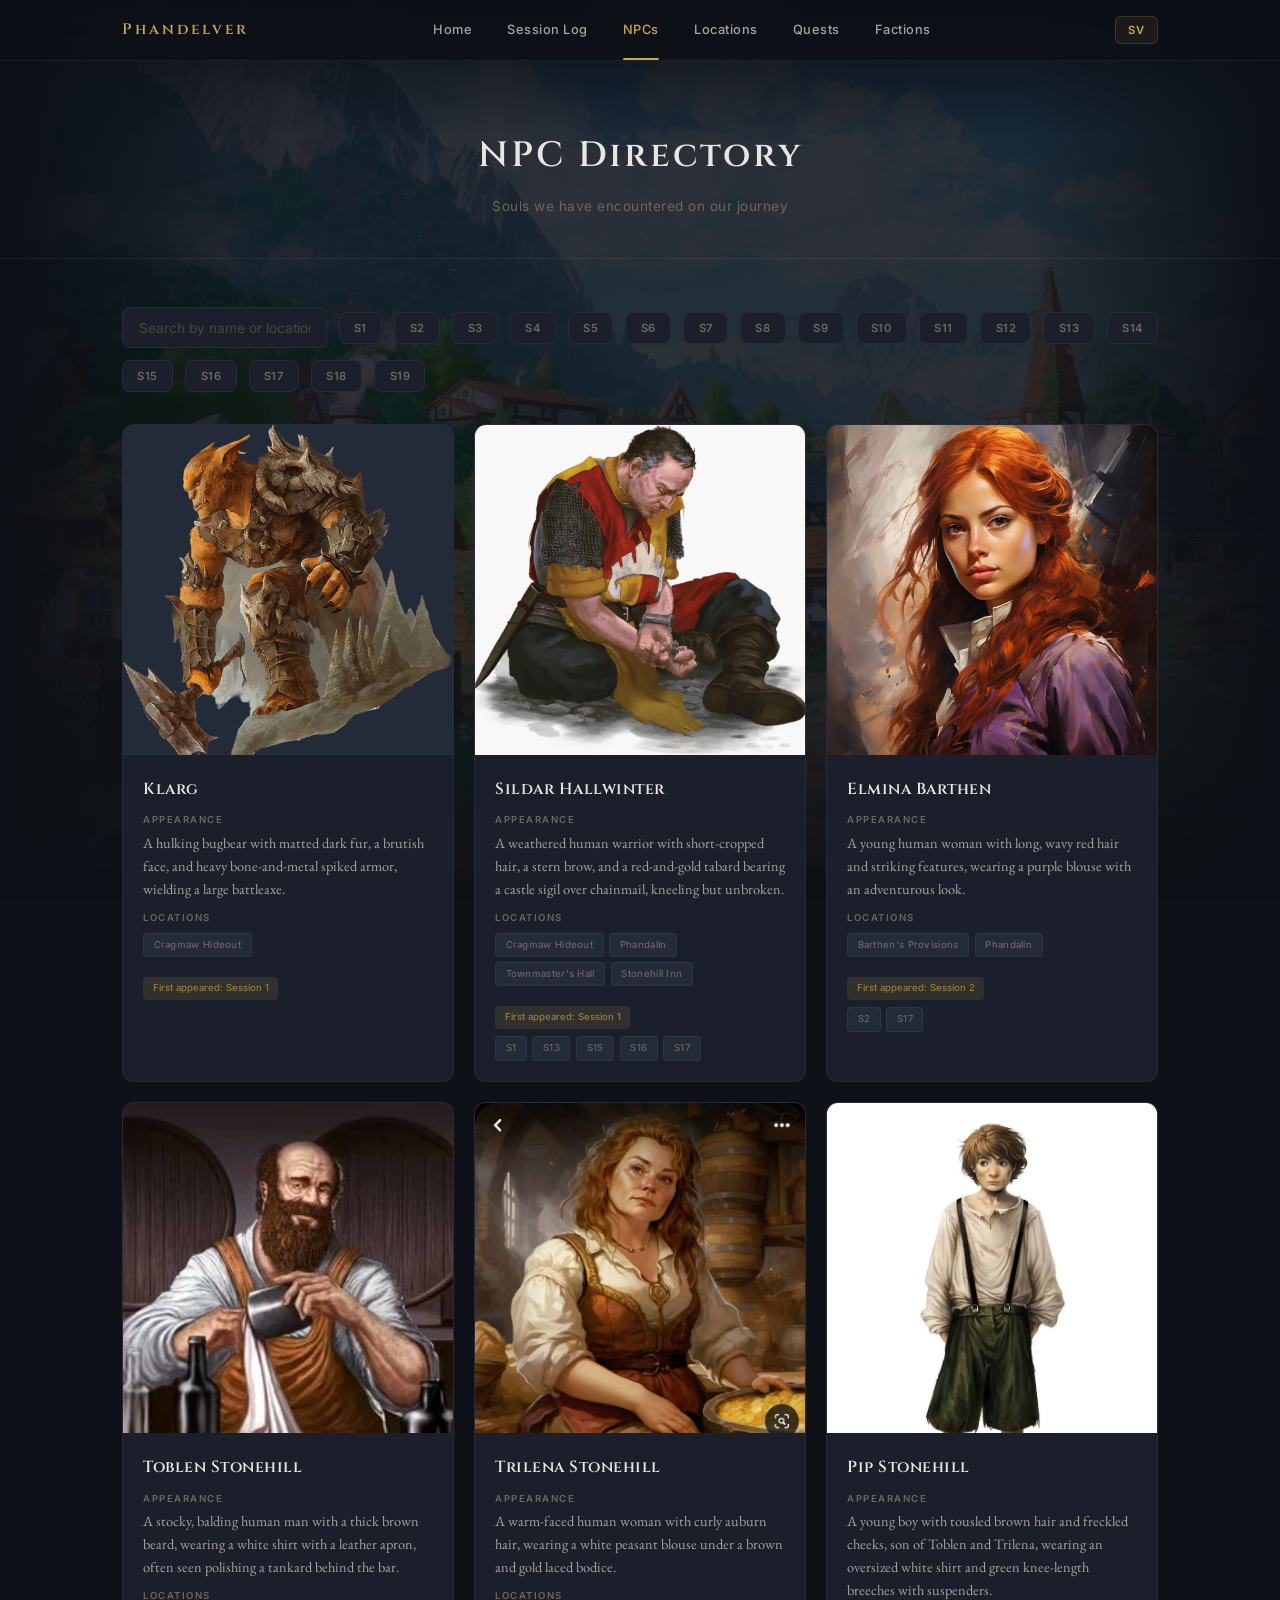
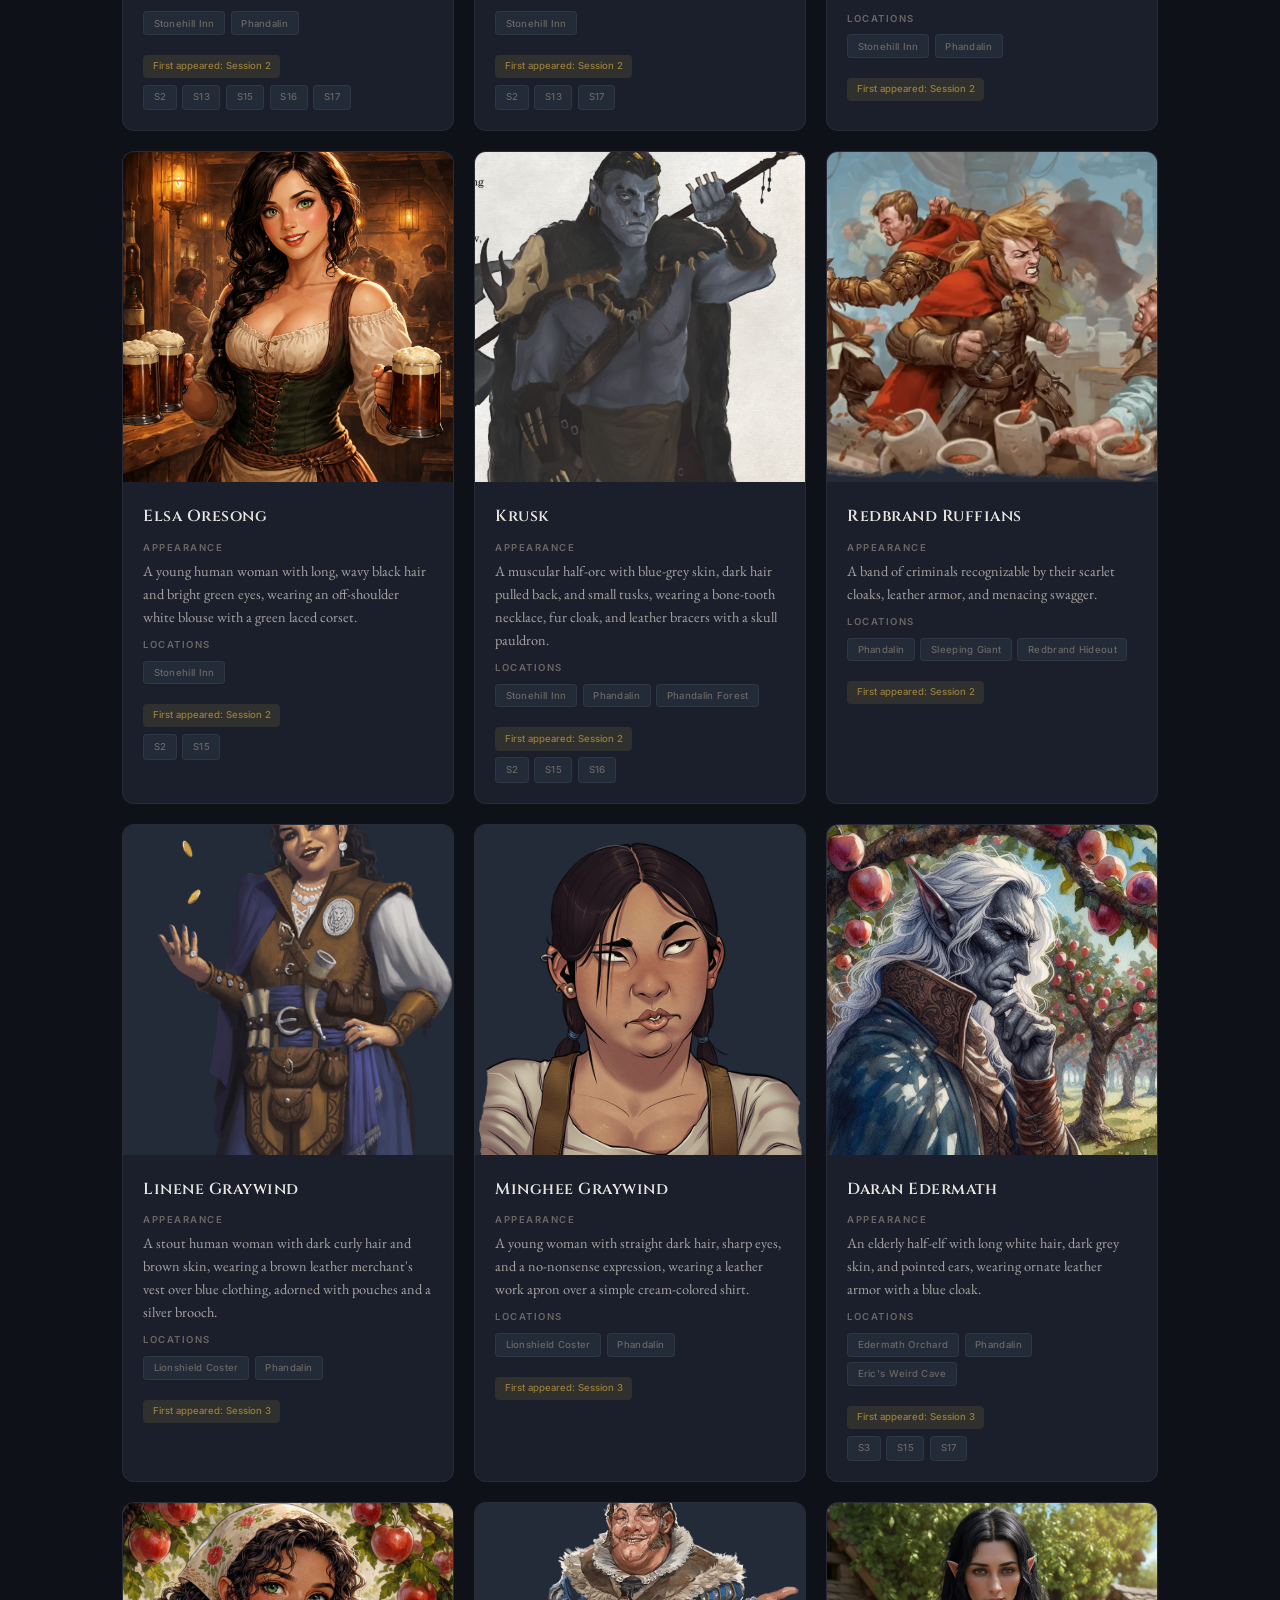
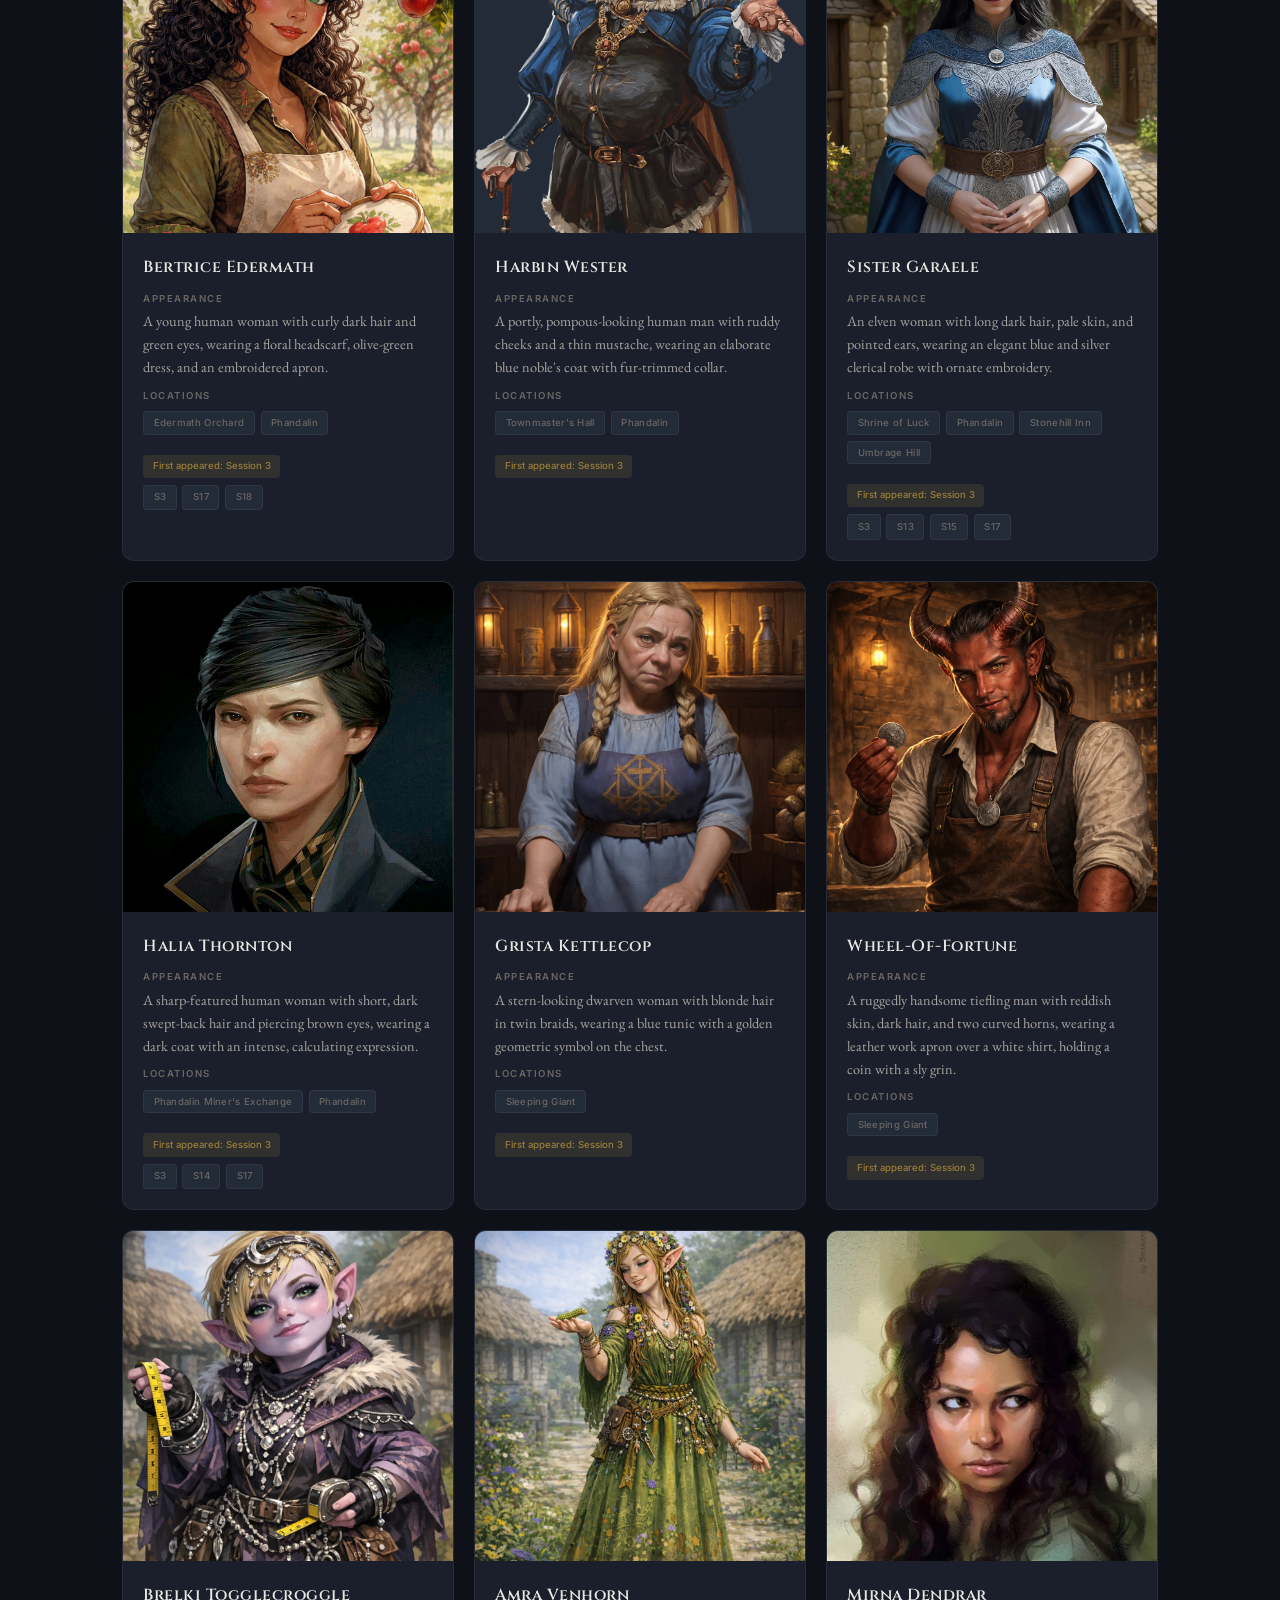
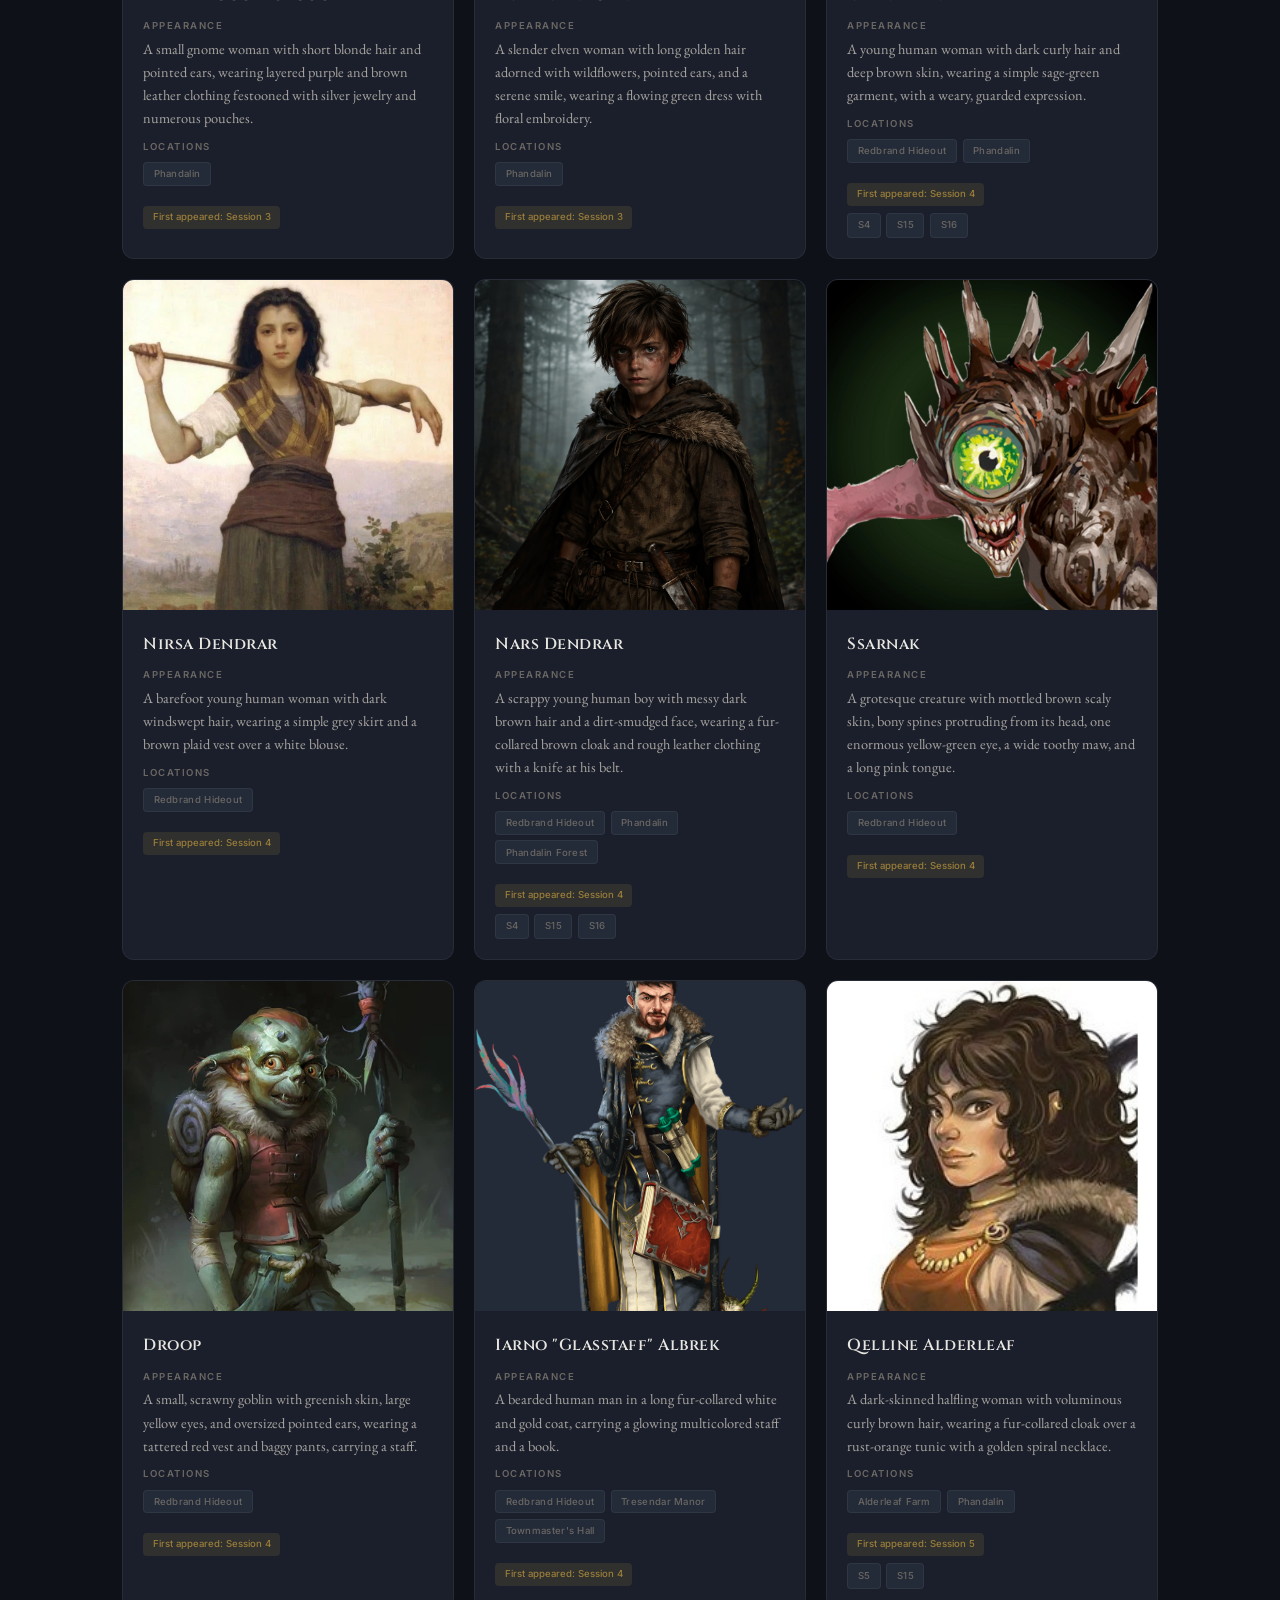
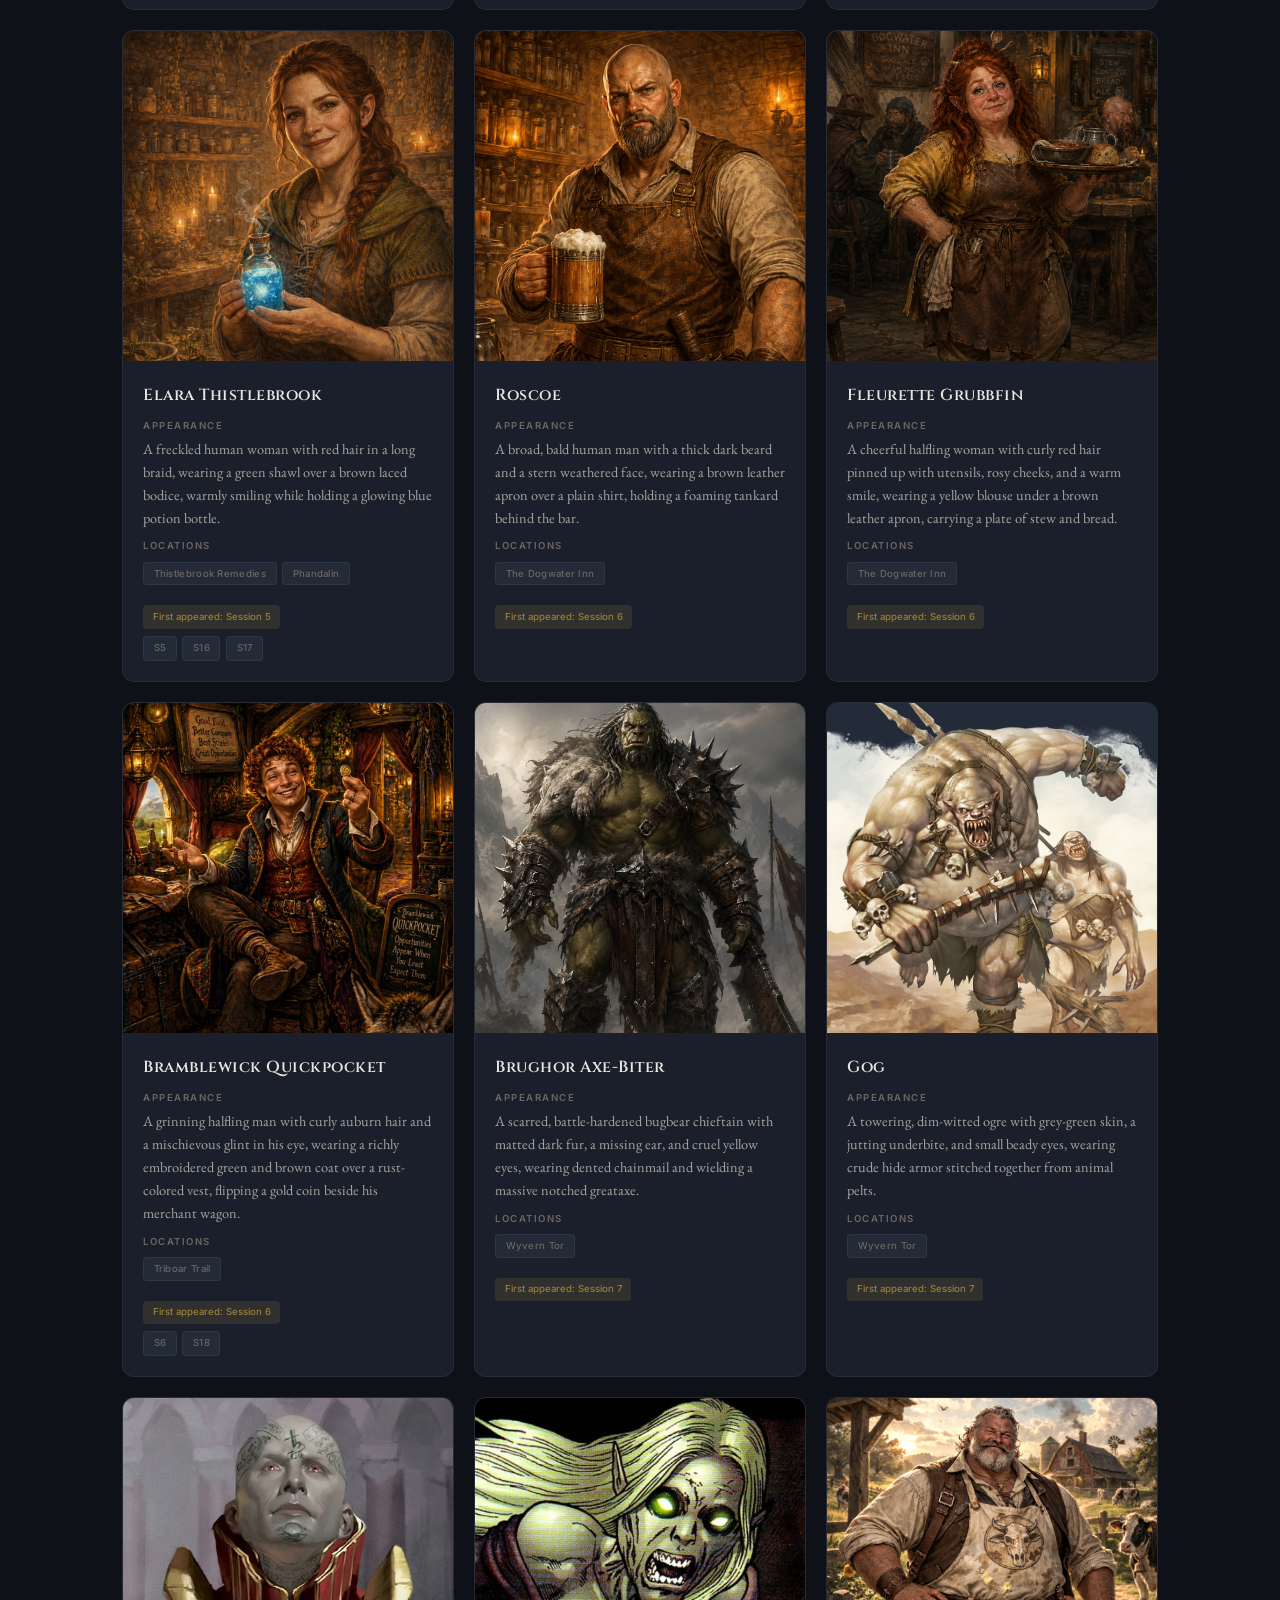
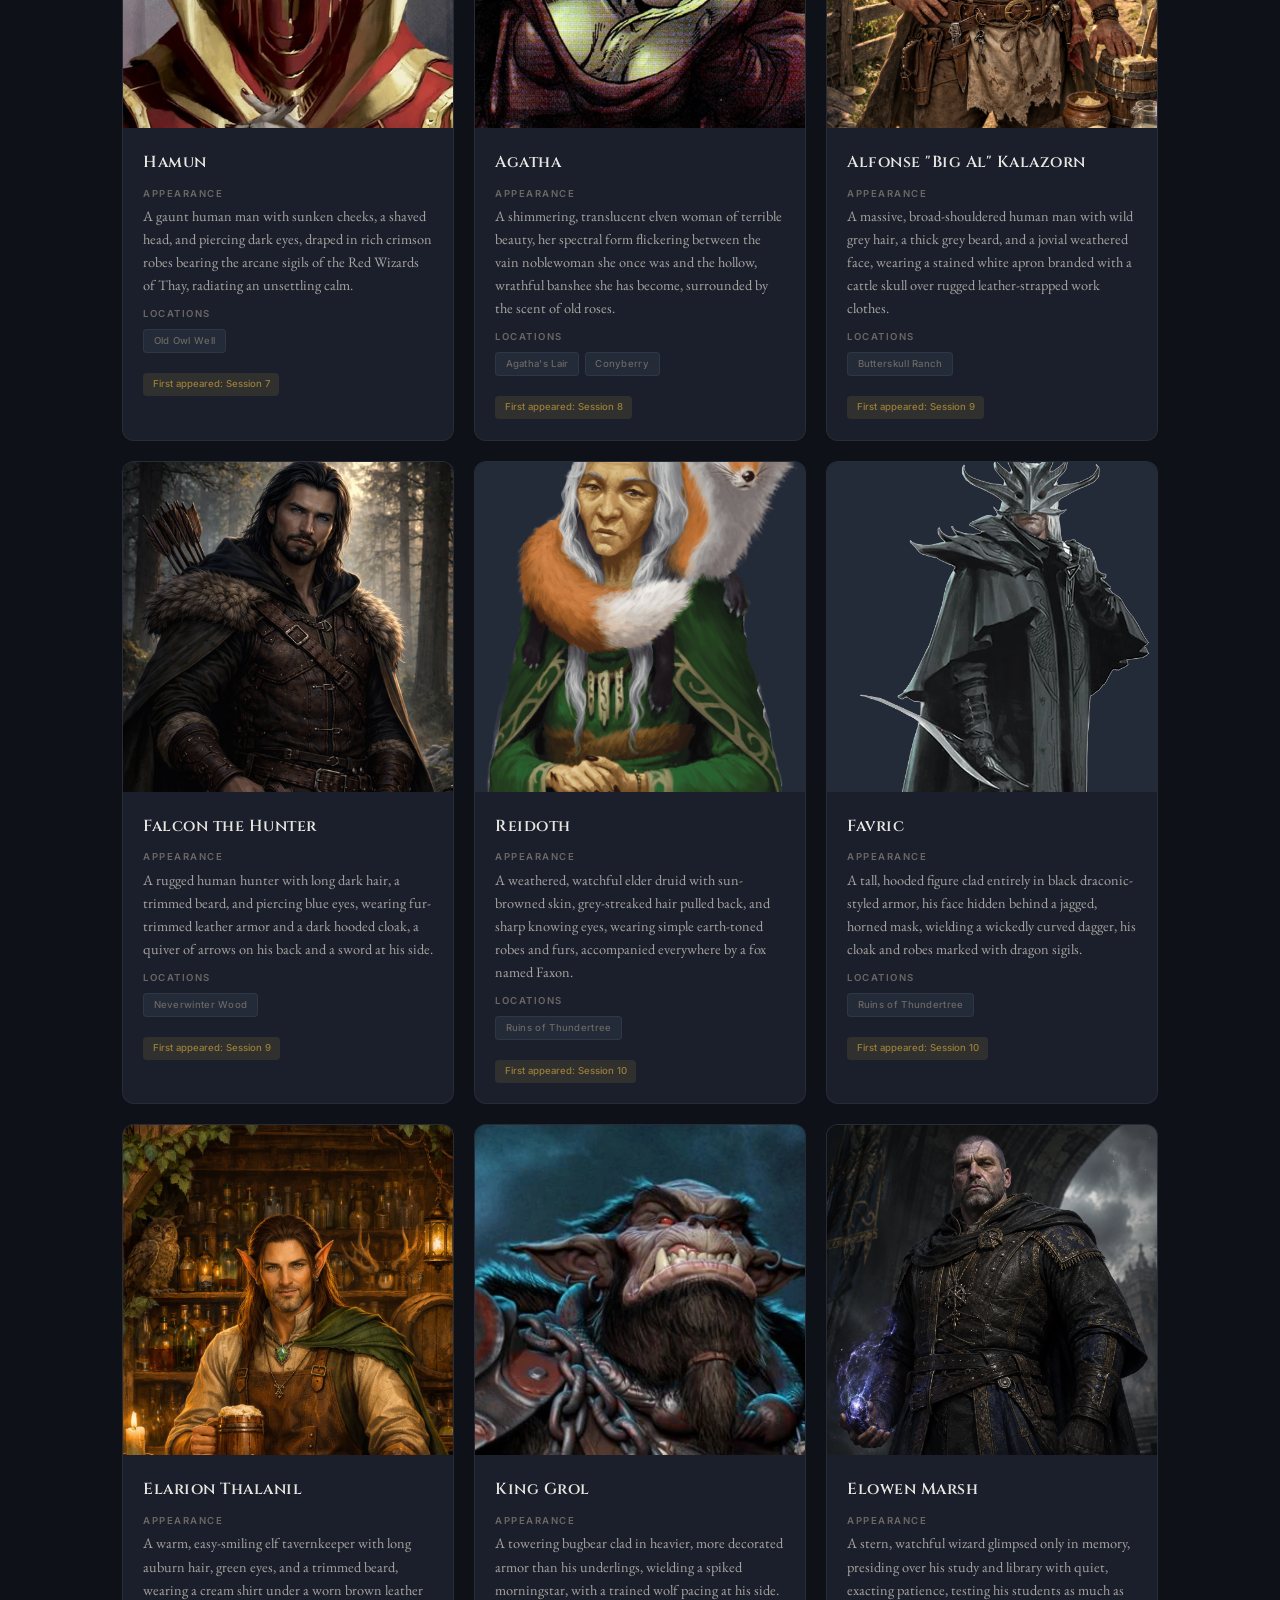
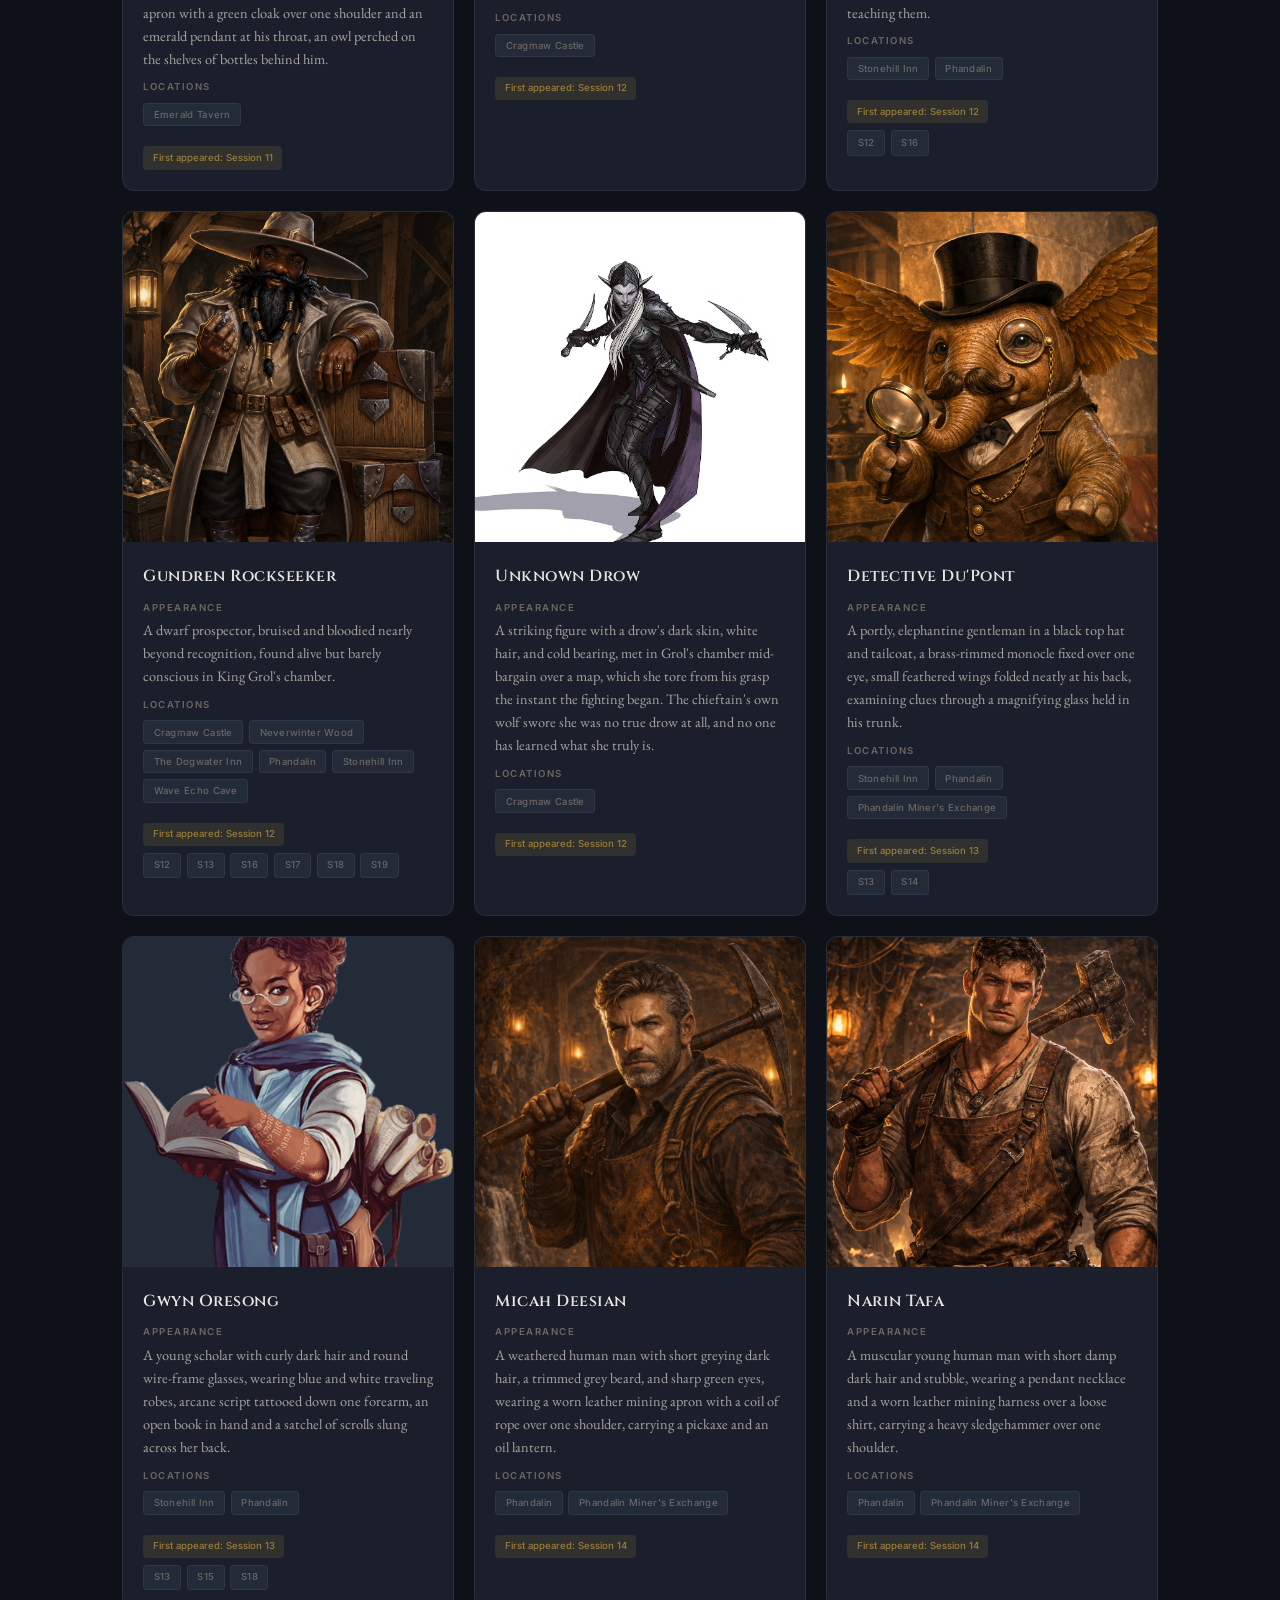
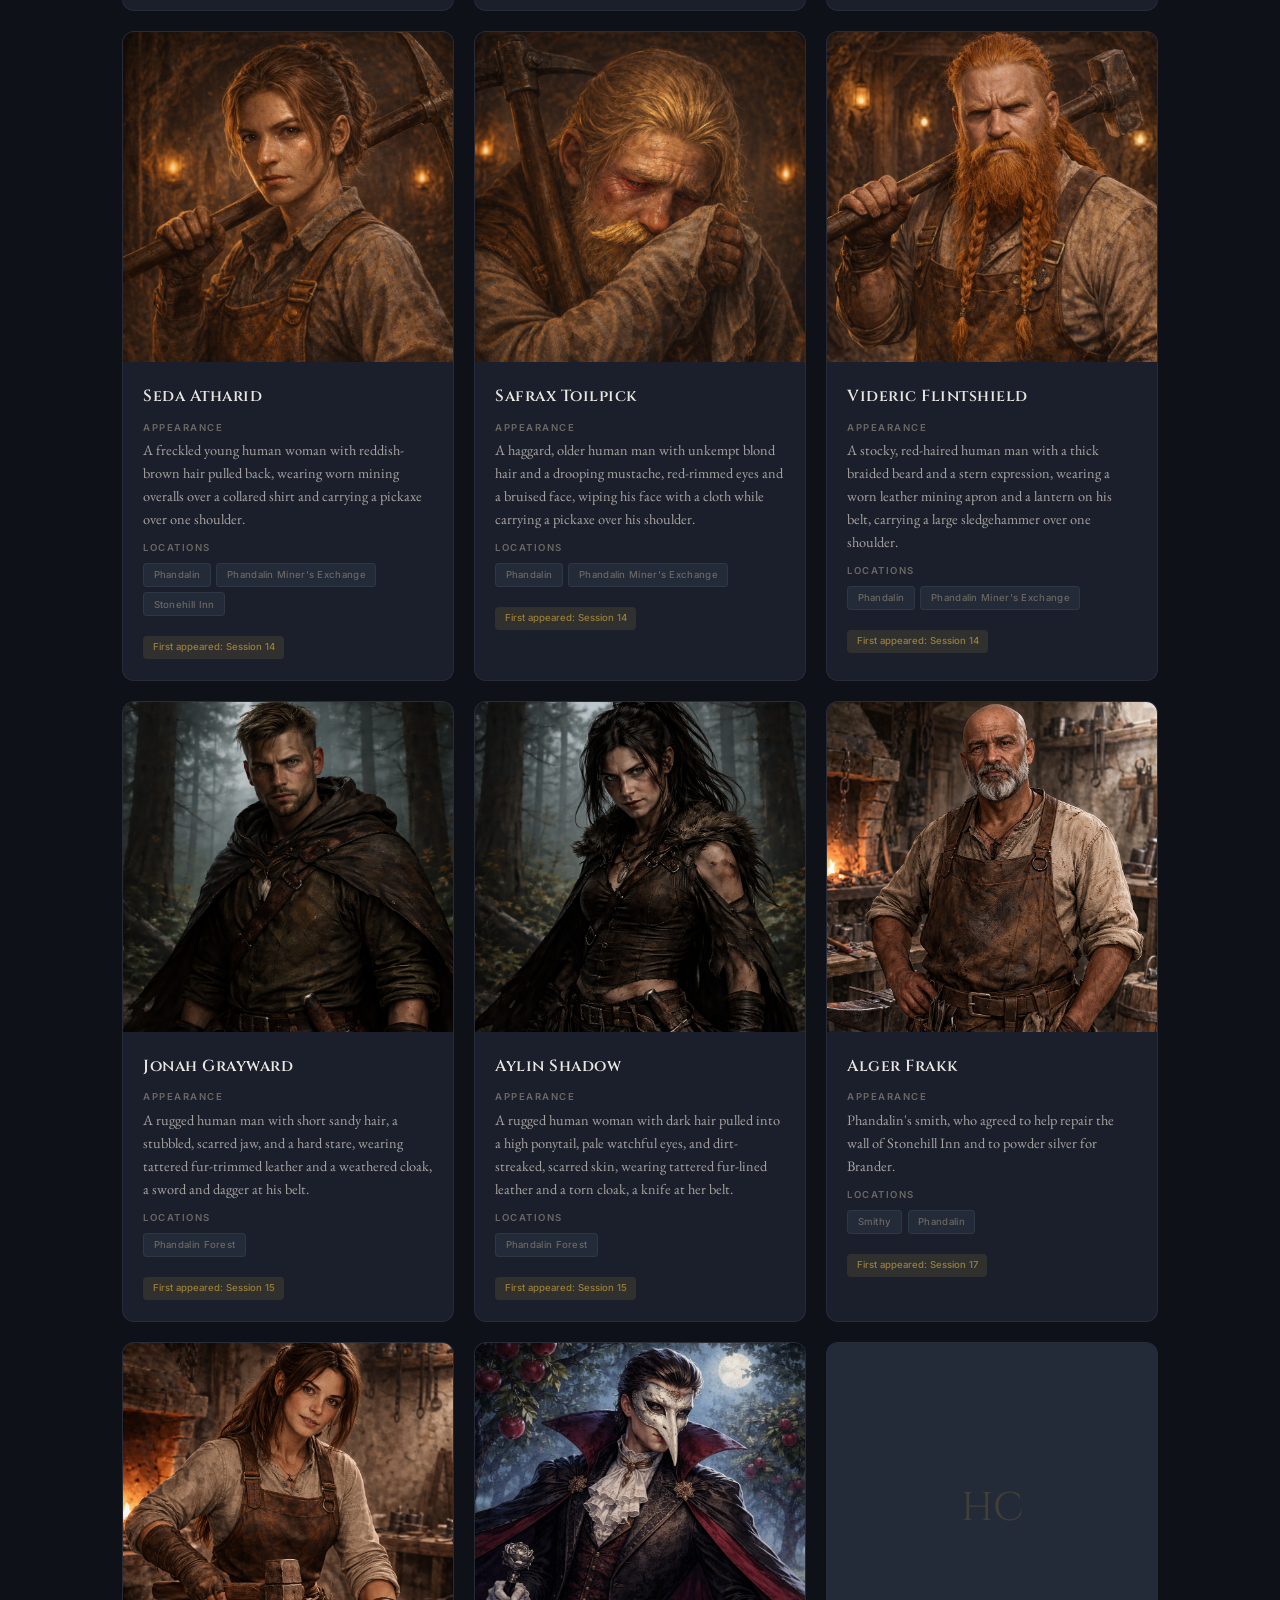
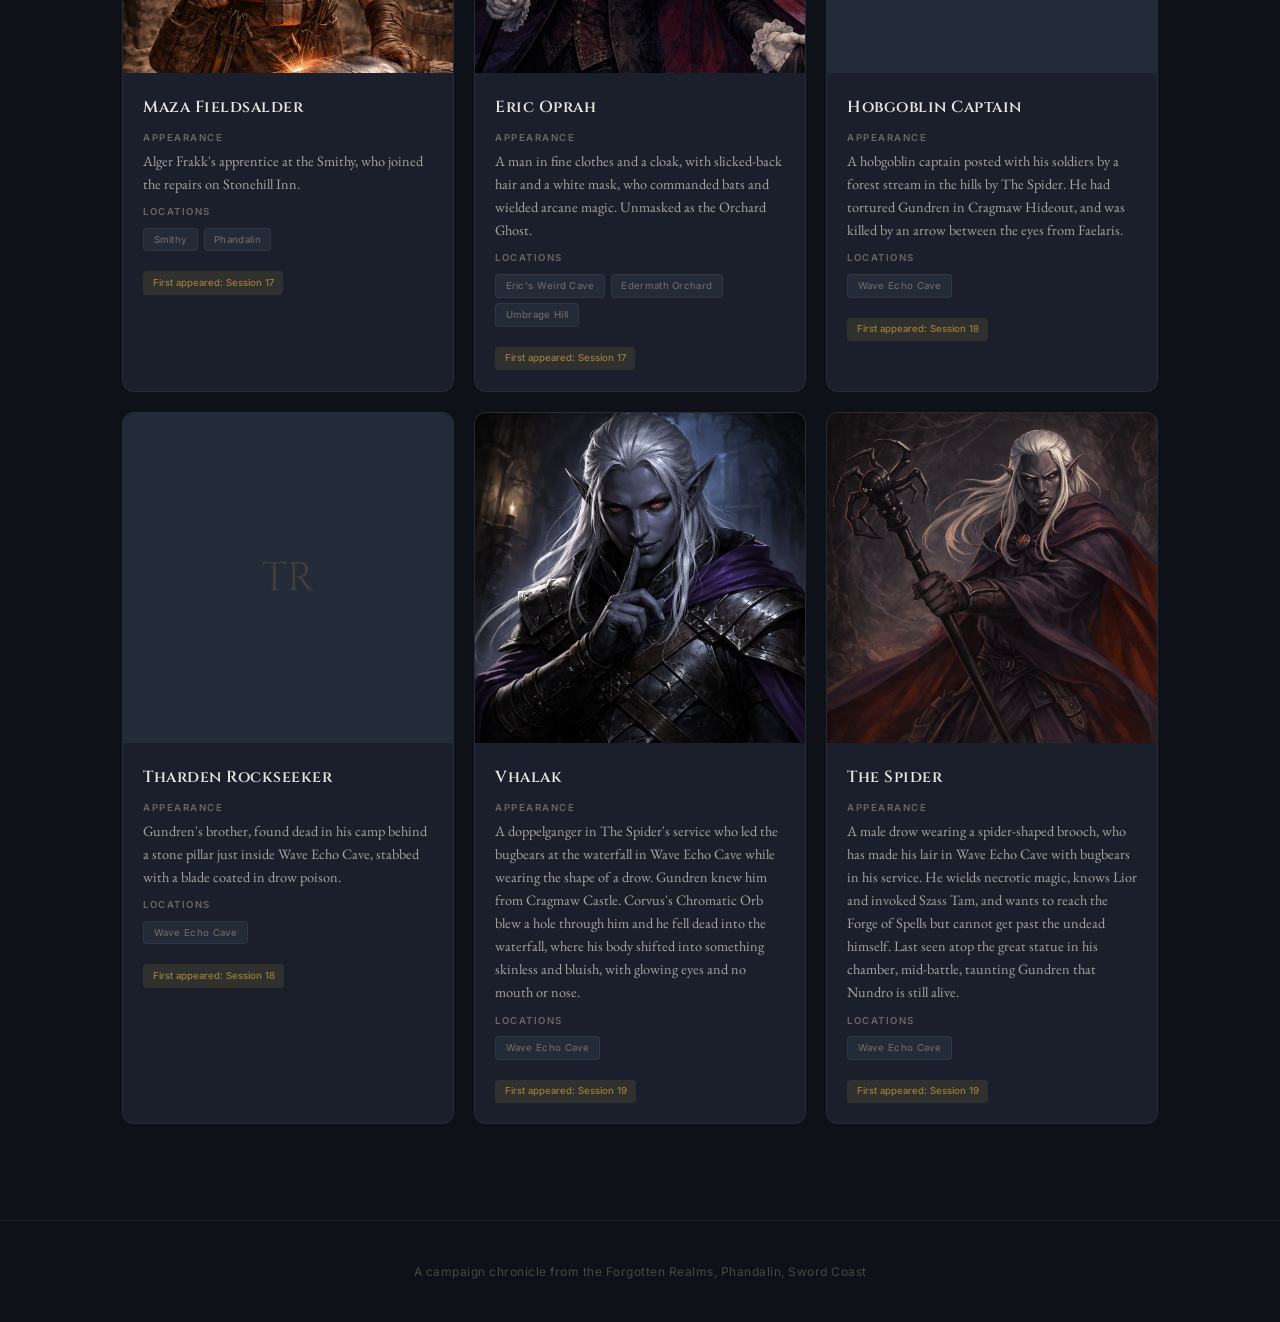
<file: site/npcs.html>
<!DOCTYPE html>
<html lang="en">
<head>
  <meta charset="UTF-8">
  <meta name="viewport" content="width=device-width, initial-scale=1.0">
  <title>NPC Directory: Phandelver and Below</title>
  <link rel="stylesheet" href="assets/css/styles.css">
  <link rel="icon" href="data:image/svg+xml,<svg xmlns='http://www.w3.org/2000/svg' viewBox='0 0 100 100'><text y='.9em' font-size='90'>👤</text></svg>">
</head>
<body>
  <div class="page-bg"></div>

  <nav class="main-nav">
    <div class="nav-container">
      <a href="index.html" class="nav-brand">Phandelver</a>
      <ul class="nav-links">
        <li><a href="index.html" data-i18n="nav.home">Home</a></li>
        <li><a href="sessions.html" data-i18n="nav.sessions">Session Log</a></li>
        <li><a href="npcs.html" data-i18n="nav.npcs">NPCs</a></li>
        <li><a href="locations.html" data-i18n="nav.locations">Locations</a></li>
        <li><a href="goals.html" data-i18n="nav.quests">Quests</a></li>
        <li><a href="factions.html" data-i18n="nav.factions">Factions</a></li>
      </ul>
      <div class="nav-right">
        <button class="lang-toggle" title="Byt till svenska">SV</button>
        <button class="nav-toggle" aria-label="Menu">☰</button>
      </div>
    </div>
  </nav>

  <main class="page-wrapper">
    <div class="page-header">
      <h1 class="page-title" data-i18n="npcs.title">NPC Directory</h1>
      <p class="page-subtitle" data-i18n="npcs.subtitle">Souls we have encountered on our journey</p>
    </div>

    <div class="content-area wide">
      <div class="search-bar">
        <input type="text" id="npc-search" class="search-input" data-i18n-placeholder="npcs.search" placeholder="Search by name or location...">
        <button class="filter-btn" data-filter-session="1">S1</button>
        <button class="filter-btn" data-filter-session="2">S2</button>
        <button class="filter-btn" data-filter-session="3">S3</button>
        <button class="filter-btn" data-filter-session="4">S4</button>
        <button class="filter-btn" data-filter-session="5">S5</button>
        <button class="filter-btn" data-filter-session="6">S6</button>
        <button class="filter-btn" data-filter-session="7">S7</button>
        <button class="filter-btn" data-filter-session="8">S8</button>
        <button class="filter-btn" data-filter-session="9">S9</button>
        <button class="filter-btn" data-filter-session="10">S10</button>
        <button class="filter-btn" data-filter-session="11">S11</button>
        <button class="filter-btn" data-filter-session="12">S12</button>
        <button class="filter-btn" data-filter-session="13">S13</button>
        <button class="filter-btn" data-filter-session="14">S14</button>
        <button class="filter-btn" data-filter-session="15">S15</button>
        <button class="filter-btn" data-filter-session="16">S16</button>
        <button class="filter-btn" data-filter-session="17">S17</button>
        <button class="filter-btn" data-filter-session="18">S18</button>
        <button class="filter-btn" data-filter-session="19">S19</button>
      </div>
      <div class="npc-grid" id="npc-grid"></div>
    </div>
  </main>

  <footer class="main-footer" data-i18n="home.footer">A campaign chronicle from the Forgotten Realms, Phandalin, Sword Coast</footer>
  <button class="scroll-top" aria-label="Scroll to top">↑</button>

  <script src="assets/js/data.js?v=13"></script>
  <script src="assets/js/i18n.js?v=13"></script>
  <script src="assets/js/app.js?v=13"></script>
  <script>
    function renderNPCs() {
      const grid = document.getElementById('npc-grid');
      grid.innerHTML = '';

      CAMPAIGN.npcs.forEach(npc => {
        const card = document.createElement('div');
        card.className = 'npc-card fade-in';
        card.dataset.name = npc.name;
        card.dataset.locations = npc.locations.join(' ');
        card.dataset.firstSession = npc.firstSession;
        const npcSessions = (npc.sessions && npc.sessions.length ? npc.sessions : [npc.firstSession]);
        card.dataset.sessions = npcSessions.join(',');

        const initials = npc.name.replace(/["]/g, '').split(' ').map(w => w[0]).join('').substring(0, 2).toUpperCase();

        card.innerHTML = `
          <div class="npc-portrait">
            ${npc.image ? `<img src="${npc.image}" alt="${npc.name}" onerror="this.style.display='none'; this.nextElementSibling.style.display='flex';">` : ''}
            <div class="npc-portrait-placeholder" style="display:${npc.image ? 'none' : 'flex'}; position:absolute; inset:0; align-items:center; justify-content:center;">${initials}</div>
          </div>
          <div class="npc-info">
            <div class="npc-name">${npc.name}</div>
            <div class="npc-detail">
              <span class="npc-detail-label">${t('npcs.overview')}</span>
              ${getNpcAppearance(npc.name) || npc.appearance}
            </div>
            <div class="npc-detail" style="margin-top: 0.6rem;">
              <span class="npc-detail-label">${t('npcs.locations')}</span>
              <div class="npc-locations">
                ${npc.locations.map(l => `<span class="npc-tag">${l}</span>`).join('')}
              </div>
            </div>
            <div class="npc-session-badge">${t('npcs.firstsession')} ${npc.firstSession}</div>
            ${npcSessions.length > 1 ? `<div class="npc-locations" style="margin-top:0.4rem;">${npcSessions.map(s => `<span class="npc-tag">S${s}</span>`).join('')}</div>` : ''}
          </div>`;

        grid.appendChild(card);
      });
    }

    campaignReady.then(() => {
      renderNPCs();
      window.addEventListener('langchange', renderNPCs);
    });
  </script>
</body>
</html>
</file>
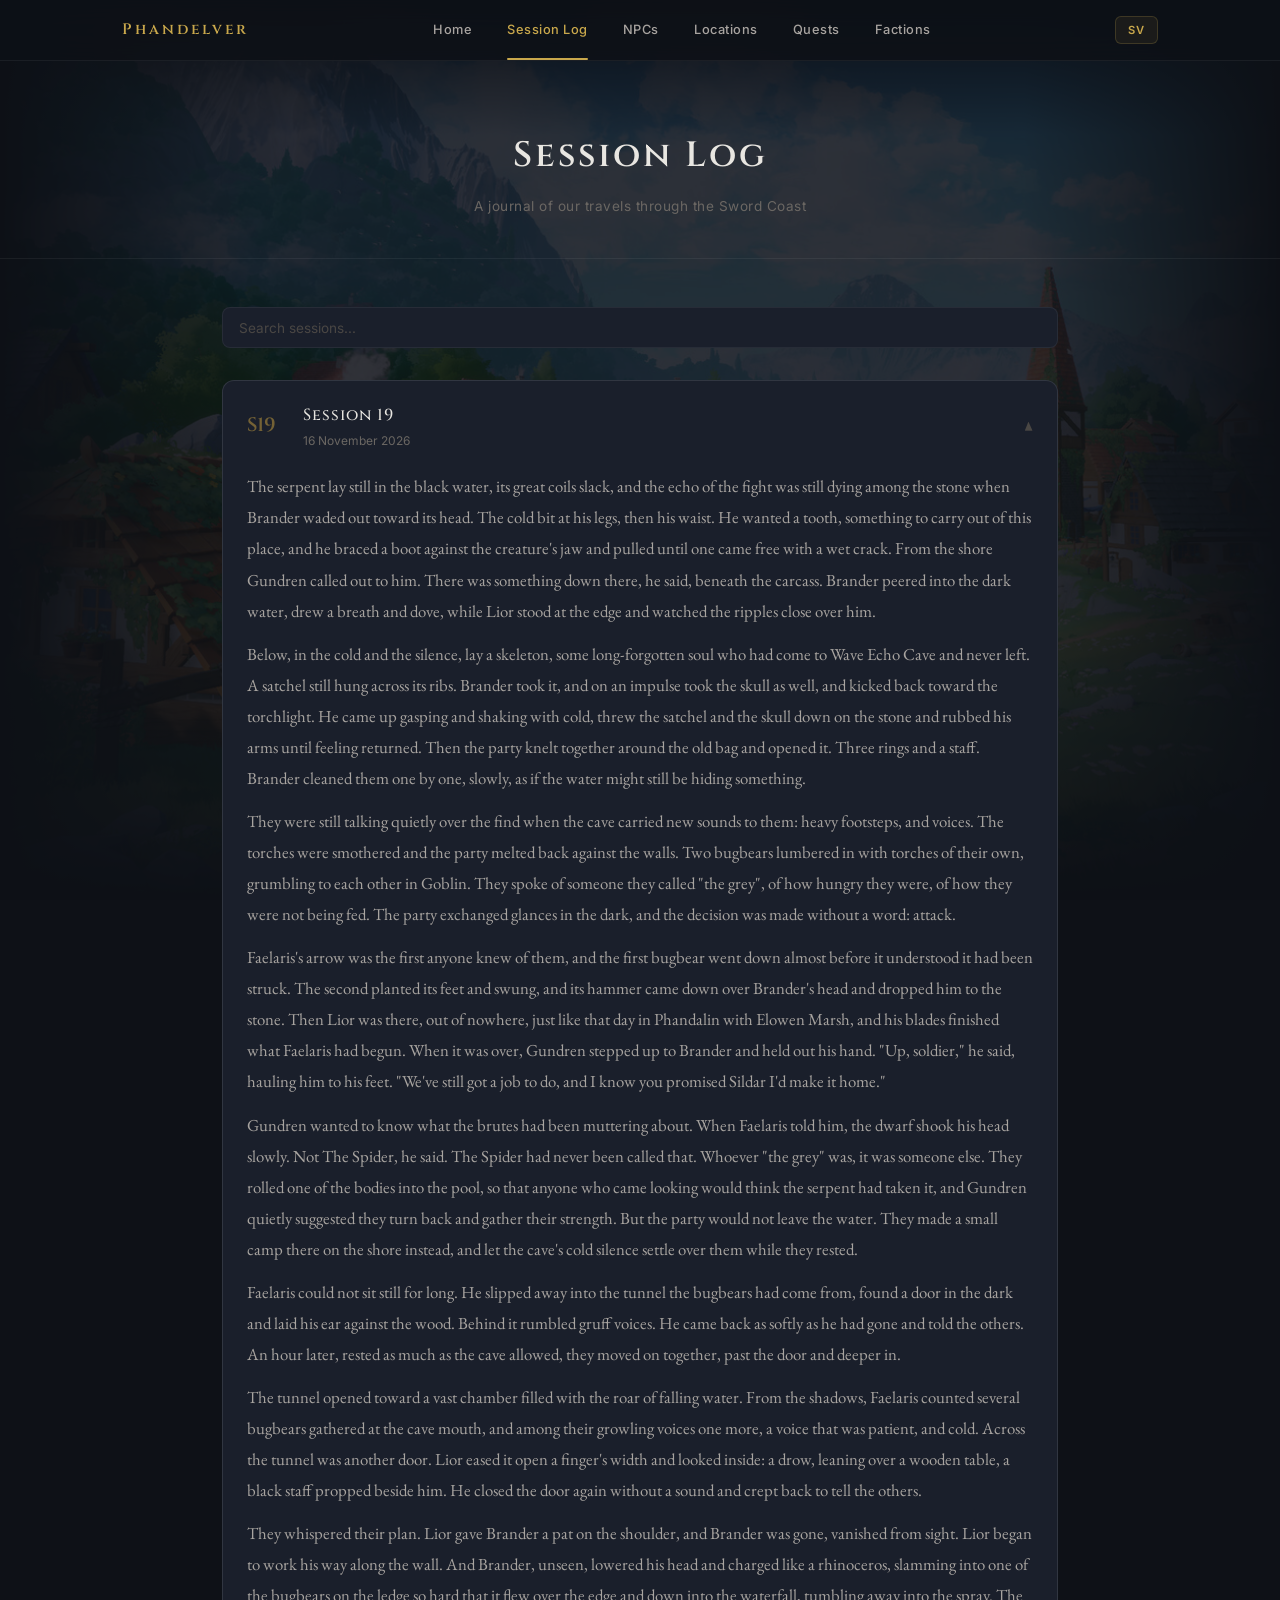
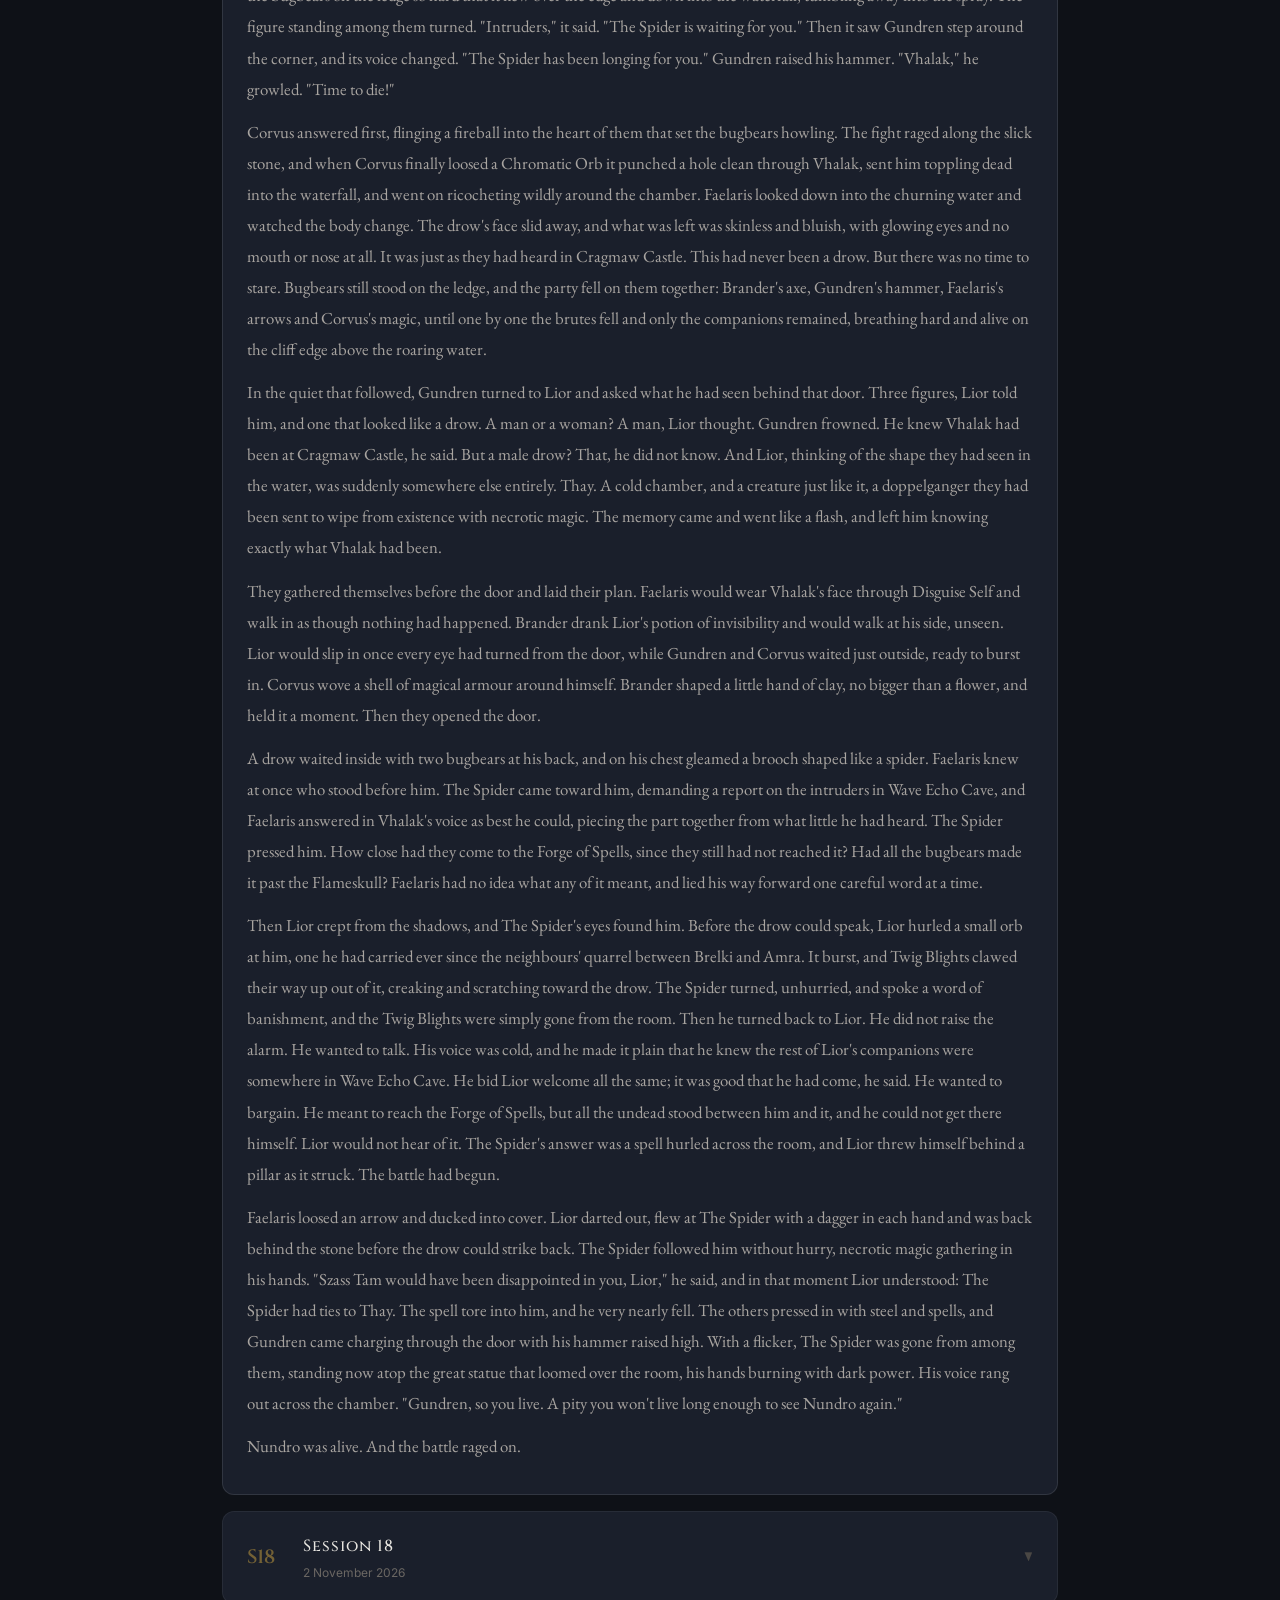
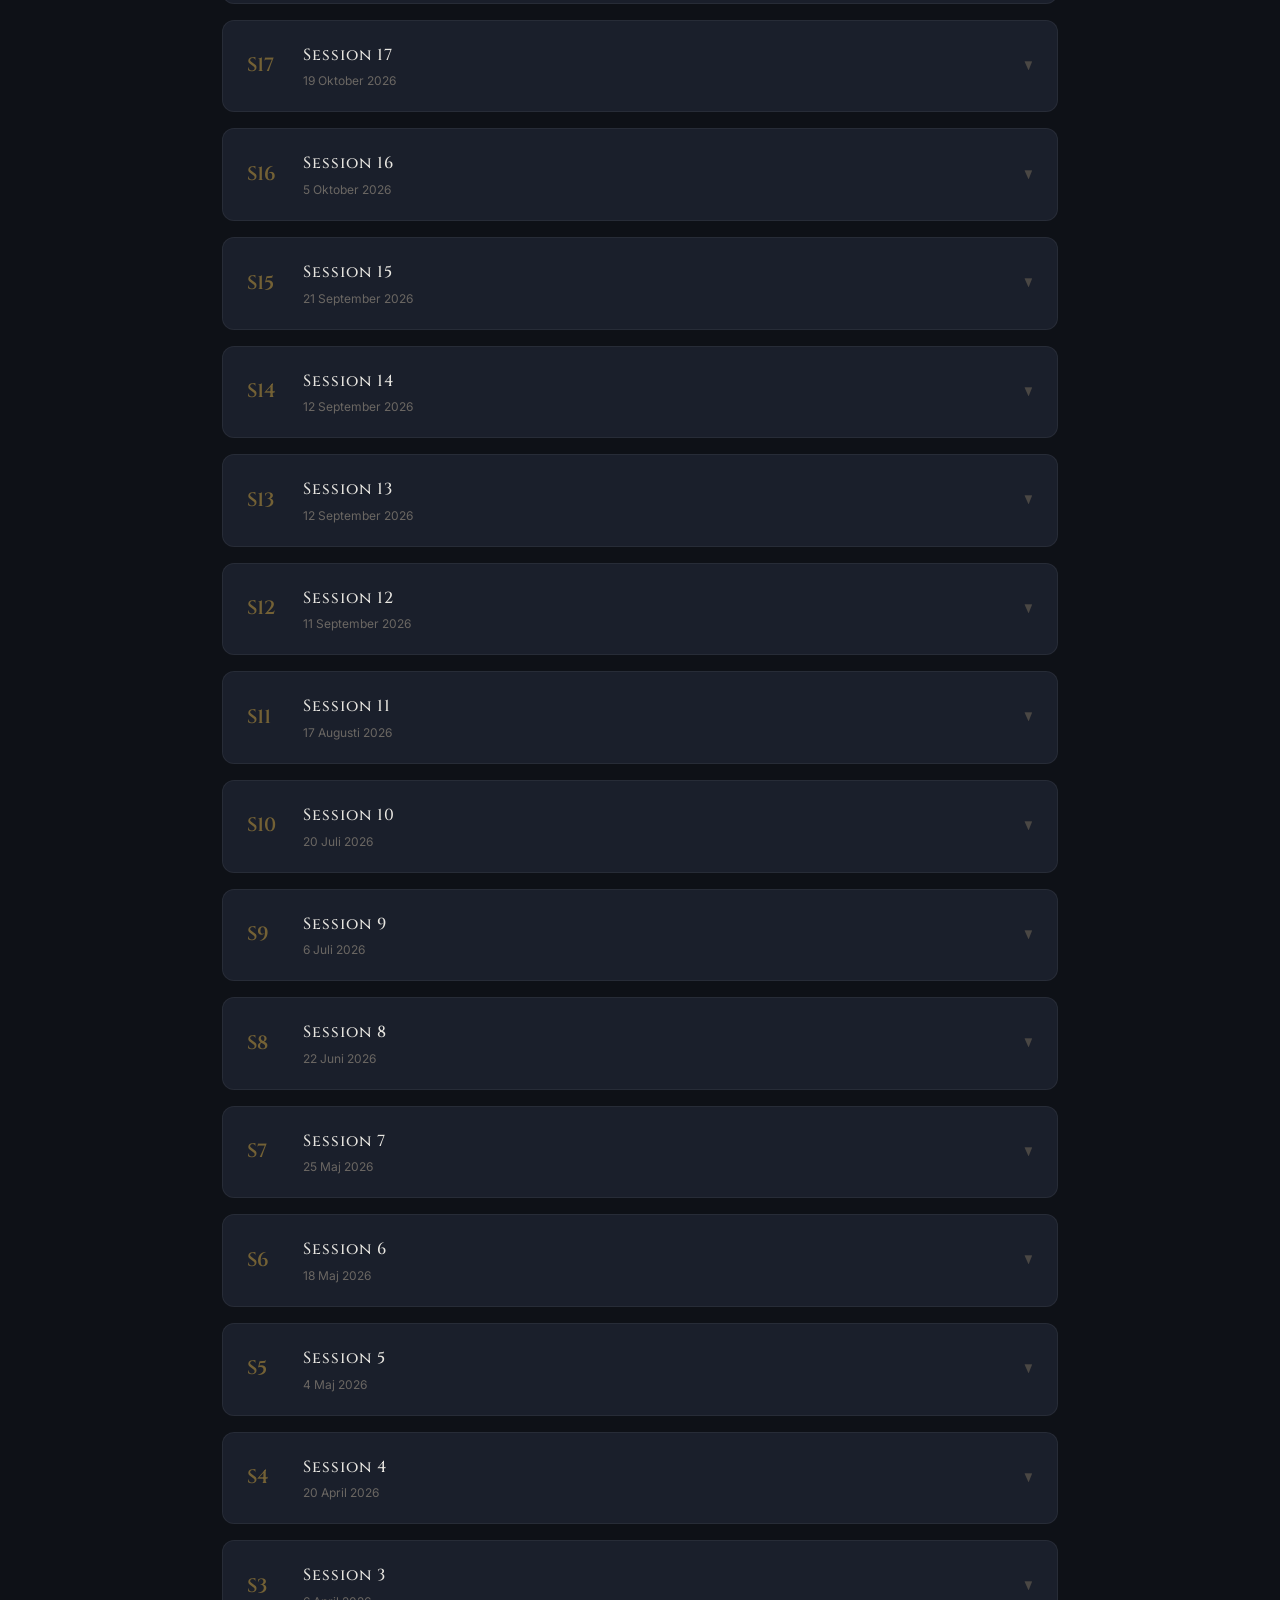
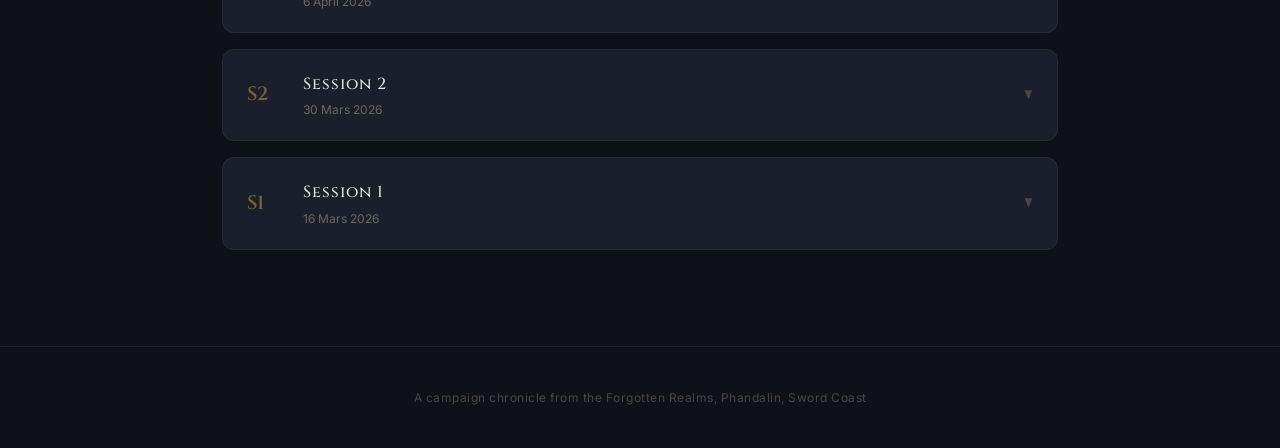
<file: site/sessions.html>
<!DOCTYPE html>
<html lang="en">
<head>
  <meta charset="UTF-8">
  <meta name="viewport" content="width=device-width, initial-scale=1.0">
  <title>Session Log: Phandelver and Below</title>
  <link rel="stylesheet" href="assets/css/styles.css">
  <link rel="icon" href="data:image/svg+xml,<svg xmlns='http://www.w3.org/2000/svg' viewBox='0 0 100 100'><text y='.9em' font-size='90'>📜</text></svg>">
</head>
<body>
  <div class="page-bg"></div>

  <nav class="main-nav">
    <div class="nav-container">
      <a href="index.html" class="nav-brand">Phandelver</a>
      <ul class="nav-links">
        <li><a href="index.html" data-i18n="nav.home">Home</a></li>
        <li><a href="sessions.html" data-i18n="nav.sessions">Session Log</a></li>
        <li><a href="npcs.html" data-i18n="nav.npcs">NPCs</a></li>
        <li><a href="locations.html" data-i18n="nav.locations">Locations</a></li>
        <li><a href="goals.html" data-i18n="nav.quests">Quests</a></li>
        <li><a href="factions.html" data-i18n="nav.factions">Factions</a></li>
      </ul>
      <div class="nav-right">
        <button class="lang-toggle" title="Byt till svenska">SV</button>
        <button class="nav-toggle" aria-label="Menu">☰</button>
      </div>
    </div>
  </nav>

  <main class="page-wrapper">
    <div class="page-header">
      <h1 class="page-title" data-i18n="sessions.title">Session Log</h1>
      <p class="page-subtitle" data-i18n="sessions.subtitle">A journal of our travels through the Sword Coast</p>
    </div>

    <div class="content-area">
      <div class="search-bar">
        <input type="text" id="session-search" class="search-input" data-i18n-placeholder="sessions.search" placeholder="Search sessions...">
      </div>
      <div class="session-list" id="session-list"></div>
    </div>
  </main>

  <footer class="main-footer" data-i18n="home.footer">A campaign chronicle from the Forgotten Realms, Phandalin, Sword Coast</footer>
  <button class="scroll-top" aria-label="Scroll to top">↑</button>

  <script src="assets/js/data.js?v=13"></script>
  <script src="assets/js/i18n.js?v=13"></script>
  <script src="assets/js/app.js?v=13"></script>
  <script>
    function renderSessions() {
      const container = document.getElementById('session-list');
      container.innerHTML = '';
      const sessions = CAMPAIGN.sessions.slice().reverse();

      sessions.forEach((s, idx) => {
        const isLatest = idx === 0;
        const entry = document.createElement('div');
        entry.className = `session-entry${isLatest ? ' open' : ''}`;

        const st = getSessionText(s.id);
        const recapText = (st && st.recap) || [s.where, s.who, s.what, s.learned, s.goal].filter(Boolean).join('\n\n');
        const paragraphs = recapText.split(/\n+/).filter(p => p.trim());

        const recapHTML = `
          <div class="session-prose">
            ${paragraphs.map(p => `<p>${p}</p>`).join('')}
          </div>`;

        entry.innerHTML = `
          <div class="session-header">
            <div class="session-header-left">
              <span class="session-number">S${s.id}</span>
              <div>
                <div class="session-title">${s.title}</div>
                <div class="session-date">${s.date}</div>
              </div>
            </div>
            <span class="session-toggle">▼</span>
          </div>
          <div class="session-body">
            <div class="session-content">
              ${recapHTML}
            </div>
          </div>`;

        container.appendChild(entry);
      });

      container.querySelectorAll('.session-header').forEach(header => {
        header.addEventListener('click', () => {
          header.closest('.session-entry').classList.toggle('open');
        });
      });
    }

    campaignReady.then(() => {
      renderSessions();
      window.addEventListener('langchange', renderSessions);
    });
  </script>
</body>
</html>
</file>
<file: site/assets/css/styles.css>
@import url('https://fonts.googleapis.com/css2?family=EB+Garamond:ital,wght@0,400;0,500;0,600;0,700;0,800;1,400;1,500&family=Inter:wght@300;400;500;600&family=Cinzel:wght@400;500;600;700;900&family=Cinzel+Decorative:wght@400;700;900&display=swap');

/* ═══════════════════════════════════════════════════════
   LegendKeeper-inspired Dark Fantasy Theme
   Deep navy, warm gold accents, serif + sans-serif pairing
   ═══════════════════════════════════════════════════════ */

:root {
  /* Core palette */
  --bg-deepest: #0e1117;
  --bg-deep: #141820;
  --bg-card: #1a1f2b;
  --bg-card-hover: #1f2535;
  --bg-surface: #232a38;
  --bg-surface-light: #2a3245;

  --text-primary: #e8e6e1;
  --text-secondary: #a8a4a0;
  --text-muted: #6b6763;
  --text-faded: #4a4744;

  --gold: #c9a84c;
  --gold-bright: #e2c05c;
  --gold-dim: #9a7e3a;
  --gold-glow: rgba(201, 168, 76, 0.12);
  --gold-glow-strong: rgba(201, 168, 76, 0.25);

  --accent-red: #a63d2f;
  --accent-green: #3d8b4a;
  --accent-blue: #3a6b9a;

  --border: rgba(255, 255, 255, 0.06);
  --border-hover: rgba(201, 168, 76, 0.25);
  --shadow: rgba(0, 0, 0, 0.4);
  --shadow-heavy: rgba(0, 0, 0, 0.6);

  /* Typography */
  --font-heading: 'Cinzel', serif;
  --font-heading-decorative: 'Cinzel Decorative', 'Cinzel', serif;
  --font-body: 'EB Garamond', Georgia, serif;
  --font-ui: 'Inter', -apple-system, BlinkMacSystemFont, sans-serif;

  --radius: 8px;
  --radius-lg: 12px;
  --transition: 0.25s ease;
}

*, *::before, *::after {
  box-sizing: border-box;
  margin: 0;
  padding: 0;
}

html {
  scroll-behavior: smooth;
  font-size: 16px;
}

html {
  background-color: var(--bg-deepest);
}

body {
  font-family: var(--font-body);
  background-color: transparent;
  color: var(--text-primary);
  font-size: 1.125rem;
  line-height: 1.75;
  min-height: 100vh;
  -webkit-font-smoothing: antialiased;
}

::selection {
  background: var(--gold-glow-strong);
  color: var(--text-primary);
}

/* ═══════════════════════ NAVIGATION ═══════════════════════ */

.main-nav {
  position: sticky;
  top: 0;
  z-index: 100;
  background: rgba(14, 17, 23, 0.85);
  backdrop-filter: blur(20px);
  -webkit-backdrop-filter: blur(20px);
  border-bottom: 1px solid var(--border);
  padding: 0;
}

.nav-container {
  max-width: 1100px;
  margin: 0 auto;
  display: flex;
  align-items: center;
  justify-content: space-between;
  padding: 0 2rem;
  height: 60px;
}

.nav-brand {
  font-family: var(--font-heading);
  color: var(--gold);
  font-size: 0.95rem;
  text-decoration: none;
  letter-spacing: 3px;
  font-weight: 600;
  transition: color var(--transition);
}

.nav-brand:hover {
  color: var(--gold-bright);
}

.nav-links {
  display: flex;
  list-style: none;
  gap: 0;
  align-items: center;
}

.nav-links a {
  display: block;
  padding: 0 1.1rem;
  color: var(--text-secondary);
  text-decoration: none;
  font-family: var(--font-ui);
  font-size: 0.8rem;
  font-weight: 500;
  letter-spacing: 0.5px;
  transition: color var(--transition);
  line-height: 60px;
  position: relative;
}

.nav-links a:hover {
  color: var(--text-primary);
}

.nav-links a.active {
  color: var(--gold);
}

.nav-links a.active::after {
  content: '';
  position: absolute;
  bottom: 0;
  left: 1.1rem;
  right: 1.1rem;
  height: 2px;
  background: var(--gold);
  border-radius: 1px;
}

.nav-right {
  display: flex;
  align-items: center;
  gap: 0.75rem;
}

.lang-toggle {
  padding: 0.35rem 0.75rem;
  font-family: var(--font-ui);
  font-size: 0.7rem;
  font-weight: 600;
  letter-spacing: 1px;
  background: rgba(201, 168, 76, 0.08);
  border: 1px solid rgba(201, 168, 76, 0.2);
  border-radius: 6px;
  color: var(--gold);
  cursor: pointer;
  transition: all var(--transition);
}

.lang-toggle:hover {
  background: rgba(201, 168, 76, 0.15);
  border-color: var(--gold);
}

.nav-toggle {
  display: none;
  background: none;
  border: none;
  color: var(--text-secondary);
  font-size: 1.3rem;
  cursor: pointer;
  padding: 0.5rem;
}

/* ═══════════════════════ HERO SECTION ═══════════════════════ */

.hero {
  position: relative;
  min-height: 80vh;
  display: flex;
  align-items: center;
  justify-content: center;
  text-align: center;
  overflow: hidden;
  background: transparent;
}

.hero::before {
  content: '';
  position: absolute;
  inset: 0;
  background:
    radial-gradient(ellipse at 50% 40%, rgba(201, 168, 76, 0.06) 0%, transparent 60%),
    radial-gradient(ellipse at 20% 80%, rgba(58, 107, 154, 0.04) 0%, transparent 50%),
    radial-gradient(ellipse at 80% 20%, rgba(166, 61, 47, 0.03) 0%, transparent 50%);
}

.hero::after {
  content: '';
  position: absolute;
  bottom: 0;
  left: 0;
  right: 0;
  height: 200px;
  background: linear-gradient(to top, var(--bg-deepest), transparent);
}

.hero-content {
  position: relative;
  z-index: 2;
  max-width: 720px;
  padding: 4rem 2rem;
}

.hero-subtitle {
  font-family: var(--font-ui);
  color: var(--text-muted);
  font-size: 0.75rem;
  font-weight: 500;
  letter-spacing: 4px;
  text-transform: uppercase;
  margin-bottom: 1.5rem;
}

.hero-title {
  font-family: var(--font-heading-decorative);
  color: var(--text-primary);
  font-size: clamp(2rem, 5vw, 3.2rem);
  font-weight: 700;
  letter-spacing: 3px;
  margin-bottom: 0.5rem;
  line-height: 1.2;
}

.hero-title span {
  display: block;
  font-family: var(--font-heading);
  font-size: 0.5em;
  color: var(--gold);
  letter-spacing: 4px;
  margin-top: 0.5rem;
  font-weight: 500;
}

.hero-divider {
  width: 60px;
  height: 1px;
  background: var(--gold-dim);
  margin: 2rem auto;
  opacity: 0.6;
}

.hero-intro {
  color: var(--text-secondary);
  font-size: 1.15rem;
  max-width: 600px;
  margin: 0 auto 2.5rem;
  line-height: 1.85;
}

.hero-goal {
  display: inline-block;
  background: var(--gold-glow);
  border: 1px solid rgba(201, 168, 76, 0.15);
  border-radius: var(--radius);
  padding: 1rem 2rem;
  color: var(--text-primary);
  font-family: var(--font-body);
  font-size: 1rem;
}

.hero-goal-label {
  display: block;
  font-family: var(--font-ui);
  font-size: 0.65rem;
  font-weight: 600;
  text-transform: uppercase;
  letter-spacing: 3px;
  margin-bottom: 0.4rem;
  color: var(--gold);
}

/* ═══════════════════════ PAGE STRUCTURE ═══════════════════════ */

.page-wrapper {
  min-height: 100vh;
  background: transparent;
  position: relative;
}

/* Fixed background with fade overlay */
.page-bg {
  position: fixed;
  top: 0;
  left: 0;
  right: 0;
  bottom: 0;
  z-index: -1;
  background: url('../images/bg-village.jpg') center center / cover no-repeat fixed;
  opacity: 0.15;
  pointer-events: none;
}

.page-bg::after {
  content: '';
  position: absolute;
  inset: 0;
  background:
    linear-gradient(180deg, var(--bg-deepest) 0%, transparent 15%, transparent 70%, var(--bg-deepest) 100%),
    linear-gradient(90deg, var(--bg-deepest) 0%, transparent 20%, transparent 80%, var(--bg-deepest) 100%);
}

.content-area {
  max-width: 900px;
  margin: 0 auto;
  padding: 3rem 2rem 6rem;
}

.content-area.wide {
  max-width: 1100px;
}

.page-header {
  text-align: center;
  padding: 4rem 2rem 2.5rem;
  border-bottom: 1px solid var(--border);
}

.page-title {
  font-family: var(--font-heading);
  color: var(--text-primary);
  font-size: clamp(1.6rem, 3.5vw, 2.2rem);
  letter-spacing: 3px;
  font-weight: 600;
  margin-bottom: 0.5rem;
}

.page-subtitle {
  font-family: var(--font-ui);
  color: var(--text-muted);
  font-size: 0.85rem;
  font-weight: 400;
  letter-spacing: 0.5px;
}

/* ═══════════════════════ DIVIDERS ═══════════════════════ */

.divider {
  display: flex;
  align-items: center;
  gap: 1rem;
  margin: 2.5rem 0;
  color: var(--text-faded);
}

.divider::before, .divider::after {
  content: '';
  flex: 1;
  height: 1px;
  background: var(--border);
}

.divider-icon {
  font-size: 0.9rem;
  opacity: 0.5;
}

/* ═══════════════════════ PARTY SECTION ═══════════════════════ */

.section-title {
  font-family: var(--font-ui);
  text-align: center;
  font-size: 0.7rem;
  font-weight: 600;
  letter-spacing: 4px;
  text-transform: uppercase;
  color: var(--text-muted);
  margin-bottom: 1.5rem;
}

.party-grid {
  display: grid;
  grid-template-columns: repeat(4, 1fr);
  gap: 1.25rem;
  margin: 0 0 2rem;
}

.party-card {
  background: var(--bg-card);
  border: 1px solid var(--border);
  border-radius: var(--radius-lg);
  overflow: hidden;
  text-align: center;
  transition: all var(--transition);
}

.party-card:hover {
  border-color: var(--border-hover);
  transform: translateY(-2px);
  box-shadow: 0 8px 30px rgba(0, 0, 0, 0.3);
}

.party-portrait {
  width: 100%;
  aspect-ratio: 1;
  overflow: hidden;
  background: var(--bg-surface);
}

.party-portrait img {
  width: 100%;
  height: 100%;
  object-fit: cover;
  object-position: center 15%;
  transition: transform 0.4s ease;
}

.party-card:hover .party-portrait img {
  transform: scale(1.05);
}

.party-card-info {
  padding: 1rem;
}

.party-card .card-name {
  font-family: var(--font-heading);
  color: var(--text-primary);
  font-size: 0.9rem;
  font-weight: 600;
  letter-spacing: 1px;
}

.party-card .card-detail {
  font-family: var(--font-ui);
  color: var(--text-muted);
  font-size: 0.75rem;
  margin-top: 0.15rem;
  font-weight: 400;
}

.party-card .card-subclass {
  font-family: var(--font-ui);
  color: var(--accent);
  font-size: 0.7rem;
  margin-top: 0.1rem;
  font-weight: 500;
  font-style: italic;
}

.party-card .card-player {
  font-family: var(--font-ui);
  font-size: 0.65rem;
  color: var(--text-faded);
  margin-top: 0.4rem;
  text-transform: uppercase;
  letter-spacing: 1.5px;
  font-weight: 500;
}

/* ═══════════════════════ SESSION LOG ═══════════════════════ */

.session-list {
  display: flex;
  flex-direction: column;
  gap: 1rem;
}

.session-entry {
  background: var(--bg-card);
  border: 1px solid var(--border);
  border-radius: var(--radius-lg);
  overflow: hidden;
  transition: border-color var(--transition);
}

.session-entry:hover,
.session-entry.open {
  border-color: rgba(255, 255, 255, 0.1);
}

.session-header {
  display: flex;
  align-items: center;
  justify-content: space-between;
  padding: 1.25rem 1.5rem;
  cursor: pointer;
  user-select: none;
  transition: background var(--transition);
}

.session-header:hover {
  background: rgba(255, 255, 255, 0.02);
}

.session-header-left {
  display: flex;
  align-items: center;
  gap: 1rem;
}

.session-number {
  font-family: var(--font-heading);
  color: var(--gold-dim);
  font-size: 1.2rem;
  font-weight: 600;
  min-width: 40px;
  opacity: 0.7;
}

.session-title {
  font-family: var(--font-heading);
  color: var(--text-primary);
  font-size: 1rem;
  letter-spacing: 1px;
  font-weight: 500;
}

.session-date {
  font-family: var(--font-ui);
  color: var(--text-muted);
  font-size: 0.75rem;
  margin-top: 0.1rem;
}

.session-toggle {
  color: var(--text-faded);
  font-size: 0.8rem;
  transition: transform var(--transition);
}

.session-entry.open .session-toggle {
  transform: rotate(180deg);
}

.session-body {
  max-height: 0;
  overflow: hidden;
  transition: max-height 0.5s ease;
}

.session-entry.open .session-body {
  max-height: 8000px;
}

.session-content {
  padding: 0 1.5rem 2rem;
}

.session-category {
  margin-top: 2rem;
}

.session-category:first-child {
  margin-top: 0.5rem;
}

.category-header {
  display: flex;
  align-items: center;
  gap: 0.5rem;
  margin-bottom: 0.75rem;
}

.category-icon {
  font-size: 0.9rem;
  width: 20px;
  text-align: center;
  opacity: 0.7;
}

.category-title {
  font-family: var(--font-ui);
  font-size: 0.7rem;
  font-weight: 600;
  letter-spacing: 2px;
  text-transform: uppercase;
  color: var(--gold-dim);
}

/* Prose style for session content */
.session-prose {
  color: var(--text-secondary);
  font-size: 1.05rem;
  line-height: 1.85;
}

.session-prose p {
  margin-bottom: 0.75rem;
  text-indent: 0;
}

.session-prose p:last-child {
  margin-bottom: 0;
}

/* Keep bullet lists as fallback */
.category-list {
  list-style: none;
  padding-left: 0;
}

.category-list li {
  position: relative;
  padding: 0.2rem 0 0.2rem 1rem;
  color: var(--text-secondary);
  font-size: 1rem;
  line-height: 1.75;
}

.category-list li::before {
  content: '·';
  position: absolute;
  left: 0;
  color: var(--gold-dim);
  font-weight: 700;
}

.session-goal-box {
  margin-top: 2rem;
  padding: 1.25rem 1.5rem;
  background: var(--gold-glow);
  border-left: 2px solid var(--gold-dim);
  border-radius: 0 var(--radius) var(--radius) 0;
}

.session-goal-text {
  color: var(--text-primary);
  font-style: italic;
  font-size: 1.05rem;
  line-height: 1.7;
}

/* ═══════════════════════ SEARCH & FILTER ═══════════════════════ */

.search-bar {
  display: flex;
  gap: 0.75rem;
  margin-bottom: 2rem;
  align-items: center;
  flex-wrap: wrap;
}

.search-input {
  flex: 1;
  min-width: 200px;
  padding: 0.7rem 1rem;
  font-family: var(--font-ui);
  font-size: 0.85rem;
  background: var(--bg-card);
  border: 1px solid var(--border);
  border-radius: var(--radius);
  color: var(--text-primary);
  transition: all var(--transition);
}

.search-input::placeholder {
  color: var(--text-faded);
}

.search-input:focus {
  outline: none;
  border-color: var(--gold-dim);
  box-shadow: 0 0 0 3px var(--gold-glow);
}

.filter-btn {
  padding: 0.5rem 0.9rem;
  font-family: var(--font-ui);
  font-size: 0.7rem;
  font-weight: 600;
  letter-spacing: 0.5px;
  background: var(--bg-card);
  border: 1px solid var(--border);
  border-radius: var(--radius);
  color: var(--text-muted);
  cursor: pointer;
  transition: all var(--transition);
}

.filter-btn:hover {
  border-color: rgba(255, 255, 255, 0.15);
  color: var(--text-primary);
}

.filter-btn.active {
  border-color: var(--gold-dim);
  color: var(--gold);
  background: var(--gold-glow);
}

/* ═══════════════════════ NPC CARDS ═══════════════════════ */

.npc-grid {
  display: grid;
  grid-template-columns: repeat(auto-fill, minmax(260px, 1fr));
  gap: 1.25rem;
}

.npc-card {
  background: var(--bg-card);
  border: 1px solid var(--border);
  border-radius: var(--radius-lg);
  overflow: hidden;
  transition: all var(--transition);
}

.npc-card:hover {
  border-color: var(--border-hover);
  transform: translateY(-3px);
  box-shadow: 0 12px 40px rgba(0, 0, 0, 0.3);
}

.npc-portrait {
  width: 100%;
  aspect-ratio: 1;
  background: var(--bg-surface);
  display: flex;
  align-items: center;
  justify-content: center;
  position: relative;
  overflow: hidden;
}

.npc-portrait img {
  width: 100%;
  height: 100%;
  object-fit: cover;
  object-position: center 15%;
  transition: transform 0.4s ease;
}

.npc-card:hover .npc-portrait img {
  transform: scale(1.05);
}

.npc-portrait-placeholder {
  font-family: var(--font-heading);
  color: var(--gold-dim);
  font-size: 2.5rem;
  opacity: 0.25;
}

.npc-info {
  padding: 1.25rem;
}

.npc-name {
  font-family: var(--font-heading);
  color: var(--text-primary);
  font-size: 1rem;
  font-weight: 600;
  letter-spacing: 0.5px;
  margin-bottom: 0.6rem;
}

.npc-detail {
  font-size: 0.9rem;
  color: var(--text-secondary);
  margin-bottom: 0.5rem;
  line-height: 1.6;
}

.npc-detail-label {
  font-family: var(--font-ui);
  font-size: 0.6rem;
  font-weight: 600;
  text-transform: uppercase;
  letter-spacing: 1.5px;
  color: var(--text-muted);
  display: block;
  margin-bottom: 0.2rem;
}

.npc-locations {
  display: flex;
  flex-wrap: wrap;
  gap: 0.35rem;
  margin-top: 0.5rem;
}

.npc-tag {
  display: inline-block;
  padding: 0.2rem 0.6rem;
  font-family: var(--font-ui);
  font-size: 0.6rem;
  font-weight: 500;
  letter-spacing: 0.3px;
  background: var(--bg-surface);
  border: 1px solid var(--border);
  border-radius: 4px;
  color: var(--text-muted);
}

.npc-session-badge {
  display: inline-block;
  padding: 0.2rem 0.6rem;
  font-family: var(--font-ui);
  font-size: 0.6rem;
  font-weight: 500;
  background: var(--gold-glow);
  border-radius: 4px;
  color: var(--gold-dim);
  margin-top: 0.75rem;
}

/* ═══════════════════════ LOCATION CARDS ═══════════════════════ */

.location-grid {
  display: grid;
  grid-template-columns: repeat(auto-fill, minmax(340px, 1fr));
  gap: 1.25rem;
}

.location-card {
  background: var(--bg-card);
  border: 1px solid var(--border);
  border-radius: var(--radius-lg);
  overflow: hidden;
  transition: all var(--transition);
}

.location-card:hover {
  border-color: rgba(255, 255, 255, 0.1);
  box-shadow: 0 8px 24px rgba(0, 0, 0, 0.2);
}

.location-card-header {
  padding: 1.25rem 1.5rem;
  border-bottom: 1px solid var(--border);
  display: flex;
  justify-content: space-between;
  align-items: center;
}

.location-name {
  font-family: var(--font-heading);
  color: var(--text-primary);
  font-size: 1rem;
  font-weight: 600;
  letter-spacing: 0.5px;
}

.location-sessions {
  display: flex;
  gap: 0.3rem;
}

.location-session-tag {
  display: inline-block;
  padding: 0.15rem 0.5rem;
  font-family: var(--font-ui);
  font-size: 0.6rem;
  font-weight: 600;
  background: var(--gold-glow);
  border-radius: 4px;
  color: var(--gold-dim);
  letter-spacing: 0.5px;
}

.location-events {
  padding: 1rem 1.5rem 1.25rem;
  list-style: none;
}

.location-events li {
  position: relative;
  padding: 0.35rem 0 0.35rem 1.5rem;
  font-size: 0.9rem;
  color: var(--text-secondary);
  line-height: 1.65;
  border-left: 1px solid rgba(201, 168, 76, 0.12);
  margin-left: 0.25rem;
}

.location-events li::before {
  content: '';
  position: absolute;
  left: -3.5px;
  top: 0.75rem;
  width: 7px;
  height: 7px;
  border-radius: 50%;
  background: var(--gold-dim);
  opacity: 0.6;
}

/* ═══════════════════════ QUEST / GOALS ═══════════════════════ */

.goals-board {
  display: grid;
  gap: 2.5rem;
}

.goals-section-title {
  font-family: var(--font-ui);
  font-size: 0.7rem;
  font-weight: 600;
  letter-spacing: 3px;
  text-transform: uppercase;
  color: var(--text-muted);
  margin-bottom: 1rem;
  padding-bottom: 0.75rem;
  border-bottom: 1px solid var(--border);
  display: flex;
  align-items: center;
  gap: 0.5rem;
}

.quest-list {
  display: flex;
  flex-direction: column;
  gap: 0.75rem;
}

.quest-card {
  display: flex;
  align-items: flex-start;
  gap: 1rem;
  padding: 1.25rem 1.5rem;
  background: var(--bg-card);
  border: 1px solid var(--border);
  border-radius: var(--radius-lg);
  transition: all var(--transition);
}

.quest-card:hover {
  border-color: rgba(255, 255, 255, 0.1);
  background: var(--bg-card-hover);
}

.quest-card.completed {
  opacity: 0.45;
}

.quest-card.completed .quest-text {
  text-decoration: line-through;
  text-decoration-color: var(--text-faded);
}

.quest-icon {
  font-size: 1.2rem;
  min-width: 24px;
  text-align: center;
  padding-top: 0.15rem;
}

.quest-content {
  flex: 1;
}

.quest-text {
  color: var(--text-primary);
  font-size: 1rem;
  line-height: 1.6;
}

.quest-meta {
  font-family: var(--font-ui);
  font-size: 0.65rem;
  font-weight: 500;
  color: var(--text-faded);
  letter-spacing: 1px;
  text-transform: uppercase;
  margin-top: 0.25rem;
}

/* ═══════════════════════ LATEST SESSION PREVIEW ═══════════════════════ */

.latest-session-preview {
  max-width: 700px;
  margin: 2.5rem auto 0;
  background: var(--bg-card);
  border: 1px solid var(--border);
  border-radius: var(--radius-lg);
  padding: 2rem;
}

.latest-session-label {
  font-family: var(--font-ui);
  font-size: 0.6rem;
  font-weight: 600;
  text-transform: uppercase;
  letter-spacing: 3px;
  color: var(--gold-dim);
  margin-bottom: 0.5rem;
}

.latest-session-title {
  font-family: var(--font-heading);
  color: var(--text-primary);
  font-size: 1.2rem;
  font-weight: 500;
  letter-spacing: 1px;
  margin-bottom: 1rem;
}

.latest-session-summary {
  color: var(--text-secondary);
  font-size: 1rem;
  line-height: 1.8;
}

.btn-link {
  display: inline-block;
  margin-top: 1.25rem;
  font-family: var(--font-ui);
  font-size: 0.75rem;
  font-weight: 500;
  letter-spacing: 0.5px;
  color: var(--gold);
  text-decoration: none;
  transition: color var(--transition);
}

.btn-link:hover {
  color: var(--gold-bright);
}

.btn-link::after {
  content: ' →';
}

/* ═══════════════════════ FACTIONS ═══════════════════════ */

.faction-grid {
  display: grid;
  grid-template-columns: repeat(auto-fill, minmax(340px, 1fr));
  gap: 2rem;
}

.faction-card {
  background: var(--bg-card);
  border: 1px solid var(--border);
  border-radius: var(--radius-lg);
  padding: 2rem;
  transition: border-color var(--transition), box-shadow var(--transition);
}

.faction-card:hover {
  border-color: var(--border-hover);
  box-shadow: 0 4px 20px var(--shadow);
}

.faction-header {
  display: flex;
  align-items: center;
  gap: 0.75rem;
  margin-bottom: 1rem;
}

.faction-icon {
  font-size: 1.8rem;
}

.faction-name {
  font-family: var(--font-heading);
  font-size: 1.3rem;
  color: var(--gold);
  letter-spacing: 0.04em;
}

.faction-description {
  color: var(--text-secondary);
  font-size: 1rem;
  line-height: 1.7;
  margin-bottom: 1.5rem;
}

.faction-section {
  margin-top: 1rem;
}

.faction-label {
  font-family: var(--font-ui);
  font-size: 0.7rem;
  font-weight: 600;
  text-transform: uppercase;
  letter-spacing: 0.08em;
  color: var(--gold-dim);
  margin-bottom: 0.5rem;
}

.faction-tags {
  display: flex;
  flex-wrap: wrap;
  gap: 0.4rem;
}

.faction-member-tag,
.faction-contact-tag {
  font-family: var(--font-ui);
  font-size: 0.8rem;
  padding: 0.25rem 0.75rem;
  border-radius: 999px;
  border: 1px solid var(--border);
}

.faction-member-tag {
  background: var(--gold-glow);
  color: var(--gold-bright);
  border-color: var(--gold-dim);
}

.faction-contact-tag {
  background: var(--bg-surface);
  color: var(--text-secondary);
}

/* ═══════════════════════ FOOTER ═══════════════════════ */

.main-footer {
  text-align: center;
  padding: 2.5rem 2rem;
  background: var(--bg-deepest);
  border-top: 1px solid var(--border);
  color: var(--text-faded);
  font-family: var(--font-ui);
  font-size: 0.75rem;
  letter-spacing: 0.5px;
}

/* ═══════════════════════ DECORATIVE ═══════════════════════ */

.wax-seal {
  display: flex;
  width: 50px;
  height: 50px;
  border-radius: 50%;
  background: radial-gradient(circle at 35% 35%, #a63d2f, #6b2218 60%, #3a1009);
  box-shadow: 0 2px 12px rgba(0, 0, 0, 0.4);
  align-items: center;
  justify-content: center;
  font-family: var(--font-heading);
  color: rgba(255, 255, 255, 0.2);
  font-size: 1.2rem;
  margin: 2rem auto;
}

/* ═══════════════════════ SCROLL TO TOP ═══════════════════════ */

.scroll-top {
  position: fixed;
  bottom: 2rem;
  right: 2rem;
  width: 40px;
  height: 40px;
  border-radius: 50%;
  background: var(--bg-surface);
  border: 1px solid var(--border);
  color: var(--text-muted);
  font-size: 1rem;
  cursor: pointer;
  opacity: 0;
  visibility: hidden;
  transition: all var(--transition);
  z-index: 50;
  display: flex;
  align-items: center;
  justify-content: center;
}

.scroll-top.visible {
  opacity: 1;
  visibility: visible;
}

.scroll-top:hover {
  border-color: var(--gold-dim);
  color: var(--gold);
}

/* ═══════════════════════ ANIMATIONS ═══════════════════════ */

@keyframes fadeInUp {
  from { opacity: 0; transform: translateY(16px); }
  to { opacity: 1; transform: translateY(0); }
}

.fade-in {
  animation: fadeInUp 0.5s ease forwards;
  opacity: 0;
}

.fade-in:nth-child(1) { animation-delay: 0.03s; }
.fade-in:nth-child(2) { animation-delay: 0.06s; }
.fade-in:nth-child(3) { animation-delay: 0.09s; }
.fade-in:nth-child(4) { animation-delay: 0.12s; }
.fade-in:nth-child(5) { animation-delay: 0.15s; }
.fade-in:nth-child(6) { animation-delay: 0.18s; }
.fade-in:nth-child(7) { animation-delay: 0.21s; }
.fade-in:nth-child(8) { animation-delay: 0.24s; }
.fade-in:nth-child(9) { animation-delay: 0.27s; }
.fade-in:nth-child(10) { animation-delay: 0.30s; }

/* ═══════════════════════ RESPONSIVE ═══════════════════════ */

@media (max-width: 768px) {
  .nav-links {
    display: none;
    position: absolute;
    top: 100%;
    left: 0;
    right: 0;
    flex-direction: column;
    background: var(--bg-deep);
    border-bottom: 1px solid var(--border);
    box-shadow: 0 8px 30px var(--shadow-heavy);
  }

  .nav-links.open {
    display: flex;
  }

  .nav-links a {
    padding: 0.9rem 2rem;
    line-height: 1.4;
    border-bottom: 1px solid var(--border);
  }

  .nav-toggle {
    display: block;
  }

  .nav-right {
    order: 2;
  }

  .hero {
    min-height: 65vh;
  }

  .hero-content {
    padding: 3rem 1.25rem;
  }

  .hero-intro {
    font-size: 1.05rem;
  }

  .hero-goal {
    padding: 0.85rem 1.25rem;
  }

  .content-area {
    padding: 2rem 1.25rem 4rem;
  }

  .party-grid {
    grid-template-columns: repeat(2, 1fr);
  }

  .npc-grid {
    grid-template-columns: repeat(auto-fill, minmax(200px, 1fr));
  }

  .location-grid {
    grid-template-columns: 1fr;
  }

  .faction-grid {
    grid-template-columns: 1fr;
    gap: 1.25rem;
  }

  .faction-card {
    padding: 1.5rem;
  }

  .session-header {
    padding: 1rem 1.25rem;
  }

  .session-content {
    padding: 0 1.25rem 1.5rem;
  }

  .search-bar {
    flex-direction: row;
    flex-wrap: wrap;
  }

  .search-bar .search-input {
    width: 100%;
    flex: 1 1 100%;
  }

  .search-bar .filter-btn {
    flex: 1 1 auto;
    min-width: 0;
    padding: 0.55rem 0.5rem;
    text-align: center;
  }

  .latest-session-preview {
    padding: 1.5rem;
  }

  .page-header {
    padding: 3rem 1.25rem 2rem;
  }

  .quest-card {
    padding: 1rem 1.25rem;
  }
}

@media (max-width: 480px) {
  .party-grid {
    grid-template-columns: 1fr 1fr;
    gap: 0.75rem;
  }

  .party-card-info {
    padding: 0.75rem;
  }

  .party-card .card-name {
    font-size: 0.8rem;
  }

  .npc-grid {
    grid-template-columns: 1fr;
  }

  .session-header-left {
    gap: 0.6rem;
  }

  .session-number {
    font-size: 1rem;
    min-width: 30px;
  }

  .session-title {
    font-size: 0.9rem;
  }

  .location-card-header {
    padding: 1rem 1.25rem;
    flex-wrap: wrap;
    gap: 0.5rem;
  }
}
</file>
